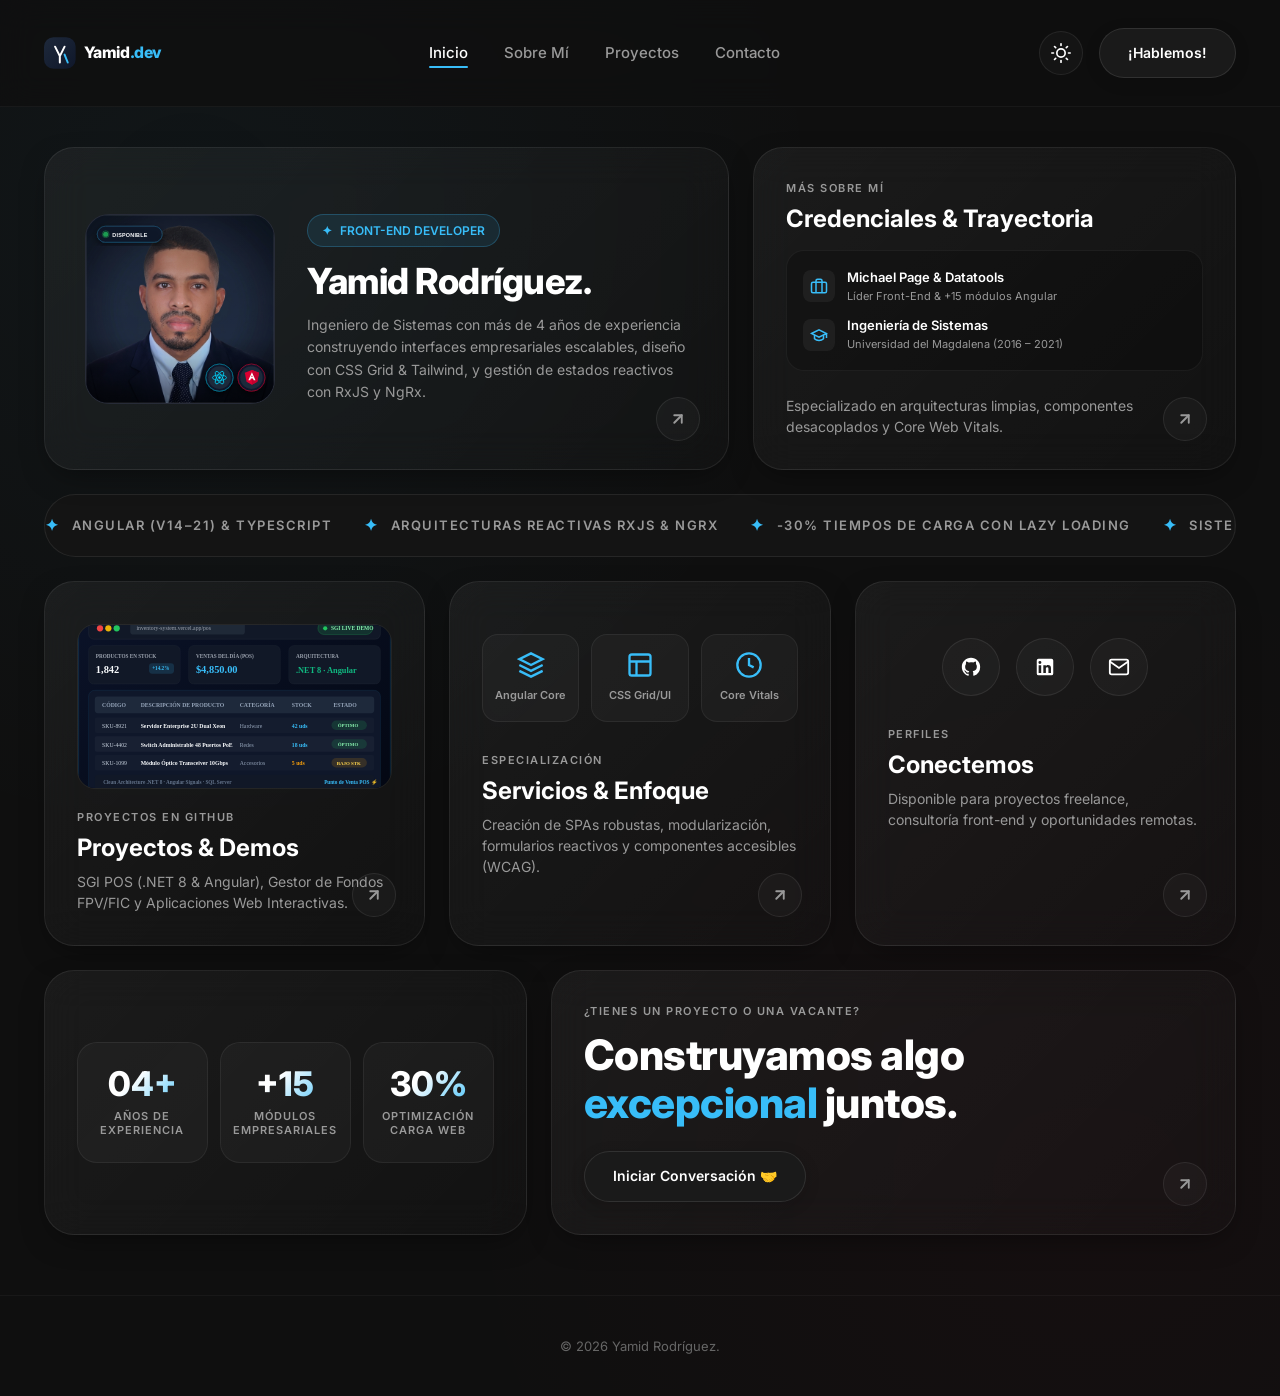
<file: index.html>
<!DOCTYPE html>
<html lang="es" data-theme="dark">

<head>
  <meta charset="UTF-8">
  <meta name="viewport" content="width=device-width, initial-scale=1.0">
  <meta name="color-scheme" content="dark light">
  <title>Yamid Rodríguez | Front-End Developer</title>
  <meta name="description"
    content="Portafolio profesional de Yamid José Rodríguez Rodríguez. Ingeniero de Sistemas y Front-End Developer especializado en Angular, React, TypeScript y arquitecturas web escalables.">

  <!-- Google Fonts: Inter -->
  <link rel="preconnect" href="https://fonts.googleapis.com">
  <link rel="preconnect" href="https://fonts.gstatic.com" crossorigin>
  <link href="https://fonts.googleapis.com/css2?family=Inter:wght@300;400;500;600;700;800;900&display=swap"
    rel="stylesheet">

  <!-- CSS Stylesheets -->
  <link rel="stylesheet" href="./assets/css/style.css">
  <link rel="stylesheet" href="./assets/css/responsive.css">

  <!-- Theme Script (Inline to prevent FOUC) -->
  <script src="./assets/js/theme.js"></script>
</head>

<body>

  <!-- Header Area -->
  <header class="header-area">
    <div class="container header-container">
      <a href="index.html" class="logo-wrapper" aria-label="Ir al inicio">
        <svg class="logo-img" viewBox="0 0 160 48" fill="none" height="38" aria-label="Yamid.dev">
          <rect width="40" height="40" y="4" rx="12" fill="url(#logo-grad)" />
          <path d="M14 16L20 28L26 16M20 28V36" stroke="#ffffff" stroke-width="2.5" stroke-linecap="round"
            stroke-linejoin="round" />
          <path d="M26 26L30 36" stroke="#38bdf8" stroke-width="2.5" stroke-linecap="round" />
          <text x="50" y="30" class="logo-text-main" font-family="'Inter', -apple-system, sans-serif" font-size="20"
            font-weight="800" letter-spacing="-0.5">Yamid<tspan class="logo-text-accent">.dev</tspan></text>
          <defs>
            <linearGradient id="logo-grad" x1="0" y1="4" x2="40" y2="44" gradientUnits="userSpaceOnUse">
              <stop stop-color="#1e293b" />
              <stop offset="1" stop-color="#0f172a" />
            </linearGradient>
          </defs>
        </svg>
      </a>

      <!-- Desktop Navigation Menu -->
      <nav aria-label="Navegación principal">
        <ul class="nav-menu">
          <li><a href="index.html" class="nav-link active">Inicio</a></li>
          <li><a href="about.html" class="nav-link">Sobre Mí</a></li>
          <li><a href="works.html" class="nav-link">Proyectos</a></li>
          <li><a href="contact.html" class="nav-link">Contacto</a></li>
        </ul>
      </nav>

      <!-- Action Buttons -->
      <div class="header-actions">
        <!-- Dark/Light Mode Switcher -->
        <button class="theme-toggle-btn" aria-label="Cambiar tema">
          <!-- Populated by theme.js -->
        </button>

        <a href="contact.html" class="theme-btn">¡Hablemos!</a>

        <!-- Hamburger Button for Mobile -->
        <button class="mobile-nav-toggle" aria-label="Abrir menú de navegación" aria-expanded="false">
          <svg width="24" height="24" viewBox="0 0 24 24" fill="none" stroke="currentColor" stroke-width="2">
            <line x1="3" y1="12" x2="21" y2="12"></line>
            <line x1="3" y1="6" x2="21" y2="6"></line>
            <line x1="3" y1="18" x2="21" y2="18"></line>
          </svg>
        </button>
      </div>
    </div>
  </header>

  <!-- Bento Grid Main Content -->
  <main class="bento-section">
    <div class="container">
      <div class="bento-grid">

        <!-- 1. Hero Profile Bento Card (7 columns) -->
        <article class="bento-card card-hero-profile">
          <div class="hero-avatar-box">
            <img src="./assets/images/avatar.svg" alt="Retrato de Yamid Rodríguez" width="190" height="190">
          </div>
          <div class="hero-info">
            <div class="hero-role-pill">
              <span>✦</span> FRONT-END DEVELOPER
            </div>
            <h1 class="hero-name">Yamid Rodríguez.</h1>
            <p class="hero-bio">
              Ingeniero de Sistemas con más de 4 años de experiencia construyendo interfaces empresariales escalables,
              diseño con CSS Grid &amp; Tailwind, y gestión de estados reactivos con RxJS y NgRx.
            </p>
          </div>
          <a href="about.html" class="card-arrow-btn" aria-label="Ver perfil completo de Yamid">
            <svg viewBox="0 0 24 24" fill="none" stroke="currentColor" stroke-width="2.5" stroke-linecap="round"
              stroke-linejoin="round">
              <line x1="7" y1="17" x2="17" y2="7"></line>
              <polyline points="7 7 17 7 17 17"></polyline>
            </svg>
          </a>
        </article>

        <!-- 2. Credentials & Background Card (5 columns) -->
        <article class="bento-card card-credentials">
          <div>
            <span class="card-tag">MÁS SOBRE MÍ</span>
            <h2 class="card-title">Credenciales &amp; Trayectoria</h2>
            <div class="credentials-preview">
              <div class="credentials-preview-item">
                <div class="cred-icon">
                  <svg width="18" height="18" viewBox="0 0 24 24" fill="none" stroke="currentColor" stroke-width="2">
                    <rect x="2" y="7" width="20" height="14" rx="2" ry="2"></rect>
                    <path d="M16 21V5a2 2 0 0 0-2-2h-4a2 2 0 0 0-2 2v16"></path>
                  </svg>
                </div>
                <div class="cred-text">
                  <h4>Michael Page &amp; Datatools</h4>
                  <p>Líder Front-End &amp; +15 módulos Angular</p>
                </div>
              </div>
              <div class="credentials-preview-item">
                <div class="cred-icon">
                  <svg width="18" height="18" viewBox="0 0 24 24" fill="none" stroke="currentColor" stroke-width="2">
                    <path d="M22 10v6M2 10l10-5 10 5-10 5z"></path>
                    <path d="M6 12v5c3 3 9 3 12 0v-5"></path>
                  </svg>
                </div>
                <div class="cred-text">
                  <h4>Ingeniería de Sistemas</h4>
                  <p>Universidad del Magdalena (2016 – 2021)</p>
                </div>
              </div>
            </div>
            <p class="card-desc">Especializado en arquitecturas limpias, componentes desacoplados y Core Web Vitals.</p>
          </div>
          <a href="about.html" class="card-arrow-btn" aria-label="Ver trayectoria completa">
            <svg viewBox="0 0 24 24" fill="none" stroke="currentColor" stroke-width="2.5" stroke-linecap="round"
              stroke-linejoin="round">
              <line x1="7" y1="17" x2="17" y2="7"></line>
              <polyline points="7 7 17 7 17 17"></polyline>
            </svg>
          </a>
        </article>

        <!-- 3. Infinite Marquee Ticker (12 columns) -->
        <div class="card-marquee">
          <div class="marquee-track">
            <div class="marquee-content">
              <div class="marquee-item"><span class="marquee-star">✦</span> ANGULAR (v14–21) &amp; TYPESCRIPT</div>
              <div class="marquee-item"><span class="marquee-star">✦</span> ARQUITECTURAS REACTIVAS RxJS &amp; NgRx
              </div>
              <div class="marquee-item"><span class="marquee-star">✦</span> -30% TIEMPOS DE CARGA CON LAZY LOADING</div>
              <div class="marquee-item"><span class="marquee-star">✦</span> SISTEMAS DE DISEÑO &amp; TAILWIND CSS</div>
              <div class="marquee-item"><span class="marquee-star">✦</span> INTEGRACIÓN .NET / C# &amp; SEGURIDAD JWT
              </div>
              <div class="marquee-item"><span class="marquee-star">✦</span> TESTING CON JASMINE &amp; KARMA</div>
              <div class="marquee-item"><span class="marquee-star">✦</span> FLUJO GITFLOW &amp; ASISTENCIA IA</div>
            </div>
            <!-- Duplicate for seamless continuous loop -->
            <div class="marquee-content" aria-hidden="true">
              <div class="marquee-item"><span class="marquee-star">✦</span> ANGULAR (v14–21) &amp; TYPESCRIPT</div>
              <div class="marquee-item"><span class="marquee-star">✦</span> ARQUITECTURAS REACTIVAS RxJS &amp; NgRx
              </div>
              <div class="marquee-item"><span class="marquee-star">✦</span> -30% TIEMPOS DE CARGA CON LAZY LOADING</div>
              <div class="marquee-item"><span class="marquee-star">✦</span> SISTEMAS DE DISEÑO &amp; TAILWIND CSS</div>
              <div class="marquee-item"><span class="marquee-star">✦</span> INTEGRACIÓN .NET / C# &amp; SEGURIDAD JWT
              </div>
              <div class="marquee-item"><span class="marquee-star">✦</span> TESTING CON JASMINE &amp; KARMA</div>
              <div class="marquee-item"><span class="marquee-star">✦</span> FLUJO GITFLOW &amp; ASISTENCIA IA</div>
            </div>
          </div>
        </div>

        <!-- 4. Featured Projects Showcase Card (4 columns) -->
        <article class="bento-card card-projects-showcase">
          <div>
            <div class="project-thumb-preview">
              <img src="./assets/images/projects/project1.svg" alt="Preview del Sistema de Gestión de Inventario SGI"
                width="300" height="165">
            </div>
            <span class="card-tag">PROYECTOS EN GITHUB</span>
            <h3 class="card-title">Proyectos &amp; Demos</h3>
            <p class="card-desc">SGI POS (.NET 8 &amp; Angular), Gestor de Fondos FPV/FIC y Aplicaciones Web
              Interactivas.</p>
          </div>
          <a href="works.html" class="card-arrow-btn" aria-label="Explorar proyectos desarrollados en GitHub">
            <svg viewBox="0 0 24 24" fill="none" stroke="currentColor" stroke-width="2.5" stroke-linecap="round"
              stroke-linejoin="round">
              <line x1="7" y1="17" x2="17" y2="7"></line>
              <polyline points="7 7 17 7 17 17"></polyline>
            </svg>
          </a>
        </article>

        <!-- 5. Specialization / Services Offering Card (4 columns) -->
        <article class="bento-card card-services">
          <div>
            <div class="services-icons-grid">
              <div class="service-icon-box">
                <svg viewBox="0 0 24 24" fill="none" stroke="currentColor" stroke-width="2">
                  <polygon points="12 2 2 7 12 12 22 7 12 2"></polygon>
                  <polyline points="2 17 12 22 22 17"></polyline>
                  <polyline points="2 12 12 17 22 12"></polyline>
                </svg>
                <span>Angular Core</span>
              </div>
              <div class="service-icon-box">
                <svg viewBox="0 0 24 24" fill="none" stroke="currentColor" stroke-width="2">
                  <rect x="3" y="3" width="18" height="18" rx="2" ry="2"></rect>
                  <line x1="3" y1="9" x2="21" y2="9"></line>
                  <line x1="9" y1="21" x2="9" y2="9"></line>
                </svg>
                <span>CSS Grid/UI</span>
              </div>
              <div class="service-icon-box">
                <svg viewBox="0 0 24 24" fill="none" stroke="currentColor" stroke-width="2">
                  <circle cx="12" cy="12" r="10"></circle>
                  <polyline points="12 6 12 12 16 14"></polyline>
                </svg>
                <span>Core Vitals</span>
              </div>
            </div>
            <span class="card-tag">ESPECIALIZACIÓN</span>
            <h3 class="card-title">Servicios &amp; Enfoque</h3>
            <p class="card-desc">Creación de SPAs robustas, modularización, formularios reactivos y componentes
              accesibles (WCAG).</p>
          </div>
          <a href="about.html#skills" class="card-arrow-btn" aria-label="Ver detalles de habilidades">
            <svg viewBox="0 0 24 24" fill="none" stroke="currentColor" stroke-width="2.5" stroke-linecap="round"
              stroke-linejoin="round">
              <line x1="7" y1="17" x2="17" y2="7"></line>
              <polyline points="7 7 17 7 17 17"></polyline>
            </svg>
          </a>
        </article>

        <!-- 6. Profiles & Social Presence Card (4 columns) -->
        <article class="bento-card card-profiles">
          <div>
            <div class="social-links-grid">
              <a href="https://github.com/Yamid0208" target="_blank" rel="noopener noreferrer" class="social-circle-btn"
                aria-label="Perfil de GitHub">
                <svg viewBox="0 0 24 24" fill="currentColor">
                  <path
                    d="M12 2C6.477 2 2 6.484 2 12.017c0 4.425 2.865 8.18 6.839 9.504.5.092.682-.217.682-.483 0-.237-.008-.868-.013-1.703-2.782.605-3.369-1.343-3.369-1.343-.454-1.158-1.11-1.466-1.11-1.466-.908-.62.069-.608.069-.608 1.003.07 1.53 1.032 1.53 1.032.892 1.53 2.341 1.088 2.91.832.092-.647.35-1.088.636-1.338-2.22-.253-4.555-1.113-4.555-4.951 0-1.093.39-1.988 1.029-2.688-.103-.253-.446-1.272.098-2.65 0 0 .84-.27 2.75 1.026A9.564 9.564 0 0112 6.844c.85.004 1.705.115 2.504.337 1.909-1.296 2.747-1.027 2.747-1.027.546 1.379.202 2.398.1 2.651.64.7 1.028 1.595 1.028 2.688 0 3.848-2.339 4.695-4.566 4.943.359.309.678.92.678 1.855 0 1.338-.012 2.419-.012 2.747 0 .268.18.58.688.482A10.019 10.019 0 0022 12.017C22 6.484 17.522 2 12 2z" />
                </svg>
              </a>
              <a href="https://linkedin.com/in/yamid-rodriguez" target="_blank" rel="noopener noreferrer"
                class="social-circle-btn" aria-label="Perfil de LinkedIn">
                <svg viewBox="0 0 24 24" fill="currentColor">
                  <path
                    d="M19 3a2 2 0 0 1 2 2v14a2 2 0 0 1-2 2H5a2 2 0 0 1-2-2V5a2 2 0 0 1 2-2h14m-.5 15.5v-5.3a3.26 3.26 0 0 0-3.26-3.26c-.85 0-1.84.52-2.28 1.3v-1.11h-2.79v8.37h2.79v-4.93c0-.77.62-1.4 1.39-1.4a1.4 1.4 0 0 1 1.4 1.4v4.93h2.75M6.46 8.76a1.6 1.6 0 1 0 0-3.2 1.6 1.6 0 0 0 0 3.2m1.39 9.74v-8.37H5.07v8.37z" />
                </svg>
              </a>
              <a href="mailto:yamid0208@gmail.com" class="social-circle-btn"
                aria-label="Enviar correo a yamid0208@gmail.com">
                <svg viewBox="0 0 24 24" fill="none" stroke="currentColor" stroke-width="2">
                  <path d="M4 4h16c1.1 0 2 .9 2 2v12c0 1.1-.9 2-2 2H4c-1.1 0-2-.9-2-2V6c0-1.1.9-2 2-2z"></path>
                  <polyline points="22,6 12,13 2,6"></polyline>
                </svg>
              </a>
            </div>
            <span class="card-tag">PERFILES</span>
            <h3 class="card-title">Conectemos</h3>
            <p class="card-desc">Disponible para proyectos freelance, consultoría front-end y oportunidades remotas.</p>
          </div>
          <a href="contact.html" class="card-arrow-btn" aria-label="Ir a página de contacto">
            <svg viewBox="0 0 24 24" fill="none" stroke="currentColor" stroke-width="2.5" stroke-linecap="round"
              stroke-linejoin="round">
              <line x1="7" y1="17" x2="17" y2="7"></line>
              <polyline points="7 7 17 7 17 17"></polyline>
            </svg>
          </a>
        </article>

        <!-- 7. Key Stats Metrics Card (5 columns) -->
        <article class="bento-card card-stats">
          <div class="stats-container">
            <div class="stat-item">
              <div class="stat-number">04+</div>
              <div class="stat-label">Años de<br>Experiencia</div>
            </div>
            <div class="stat-item">
              <div class="stat-number">+15</div>
              <div class="stat-label">Módulos<br>Empresariales</div>
            </div>
            <div class="stat-item">
              <div class="stat-number">30%</div>
              <div class="stat-label">Optimización<br>Carga Web</div>
            </div>
          </div>
        </article>

        <!-- 8. Grand CTA (Let's Work Together) Card (7 columns) -->
        <article class="bento-card card-cta">
          <div>
            <span class="card-tag">¿TIENES UN PROYECTO O UNA VACANTE?</span>
            <h2 class="cta-headline">Construyamos algo <span>excepcional</span> juntos.</h2>
          </div>
          <div class="cta-actions">
            <a href="contact.html" class="theme-btn">Iniciar Conversación 🤝</a>
          </div>
          <a href="contact.html" class="card-arrow-btn" aria-label="Contactar a Yamid">
            <svg viewBox="0 0 24 24" fill="none" stroke="currentColor" stroke-width="2.5" stroke-linecap="round"
              stroke-linejoin="round">
              <line x1="7" y1="17" x2="17" y2="7"></line>
              <polyline points="7 7 17 7 17 17"></polyline>
            </svg>
          </a>
        </article>

      </div>
    </div>
  </main>

  <!-- Footer -->
  <footer class="footer-area">
    <div class="container footer-inner">
      <p class="footer-copy">
        © 2026 Yamid Rodríguez.
    </div>
  </footer>

  <!-- Main JavaScript File -->
  <script src="./assets/js/main.js"></script>
</body>

</html>
</file>
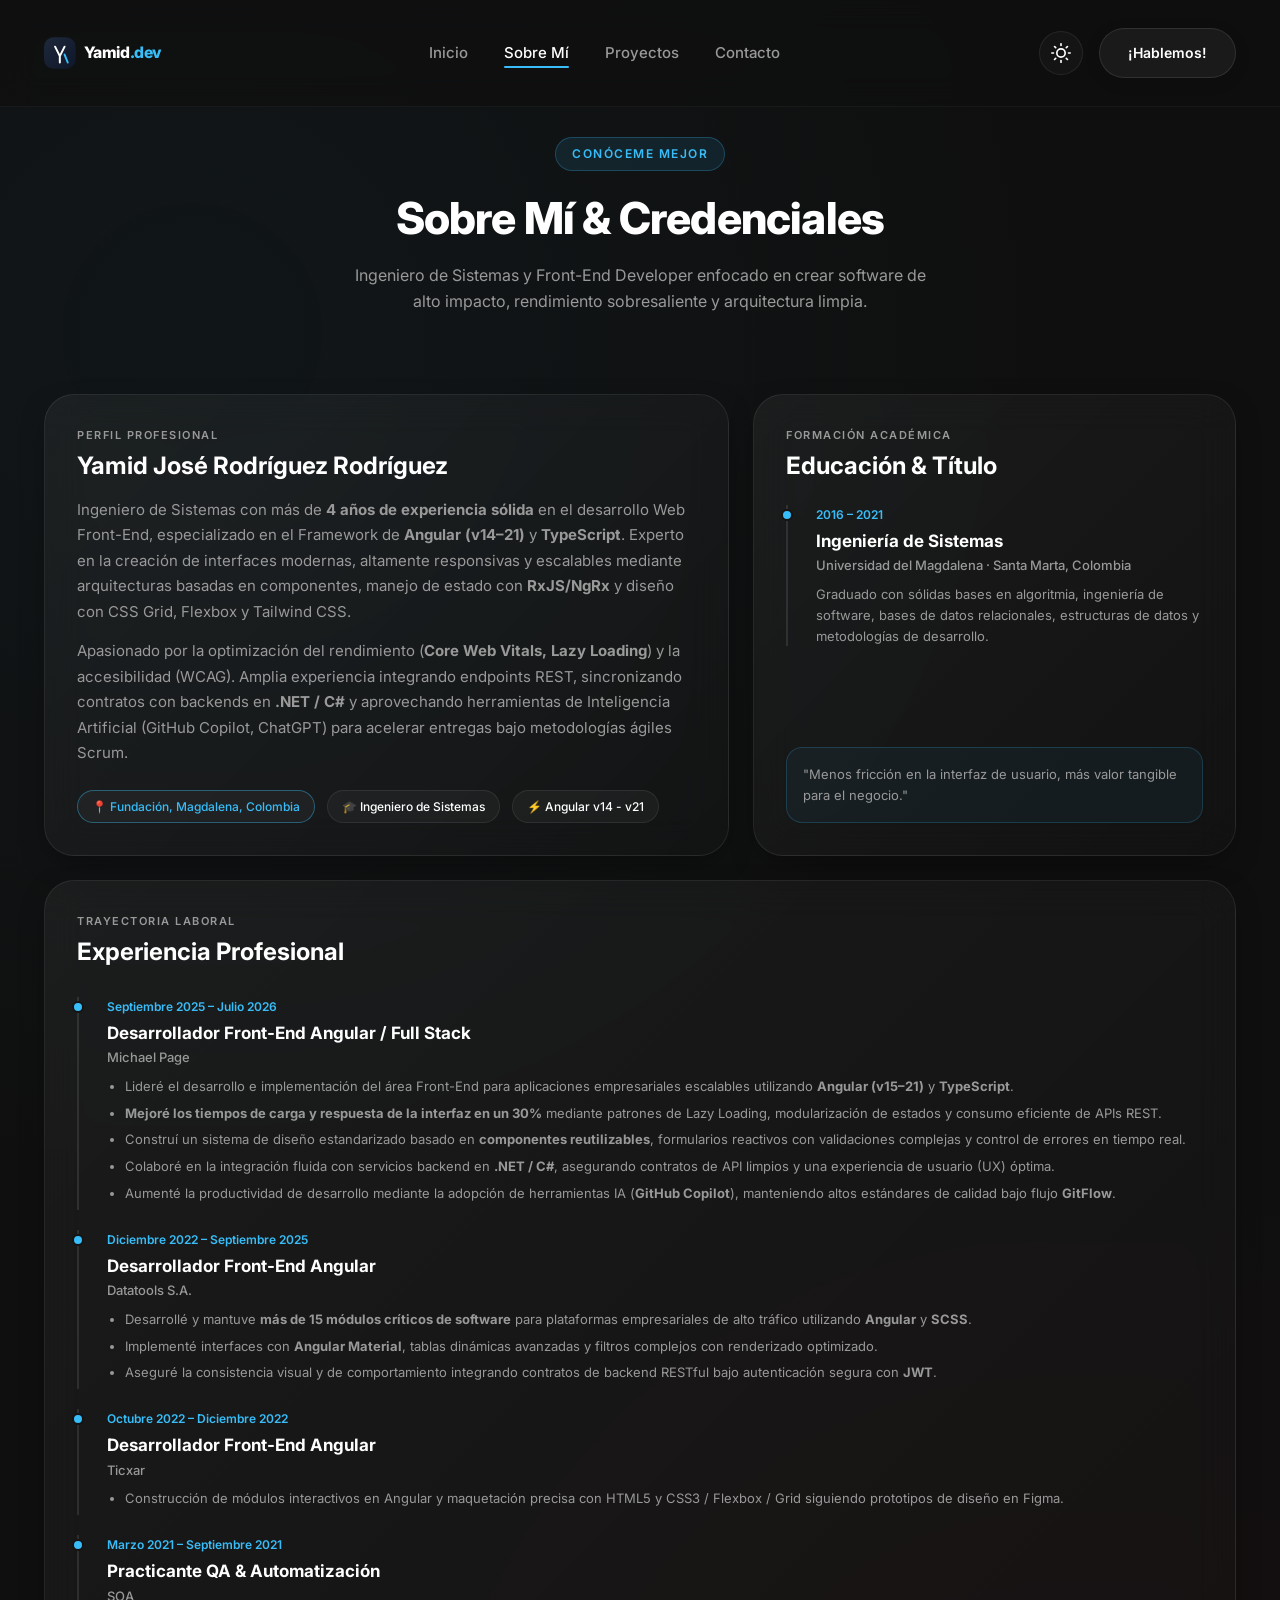
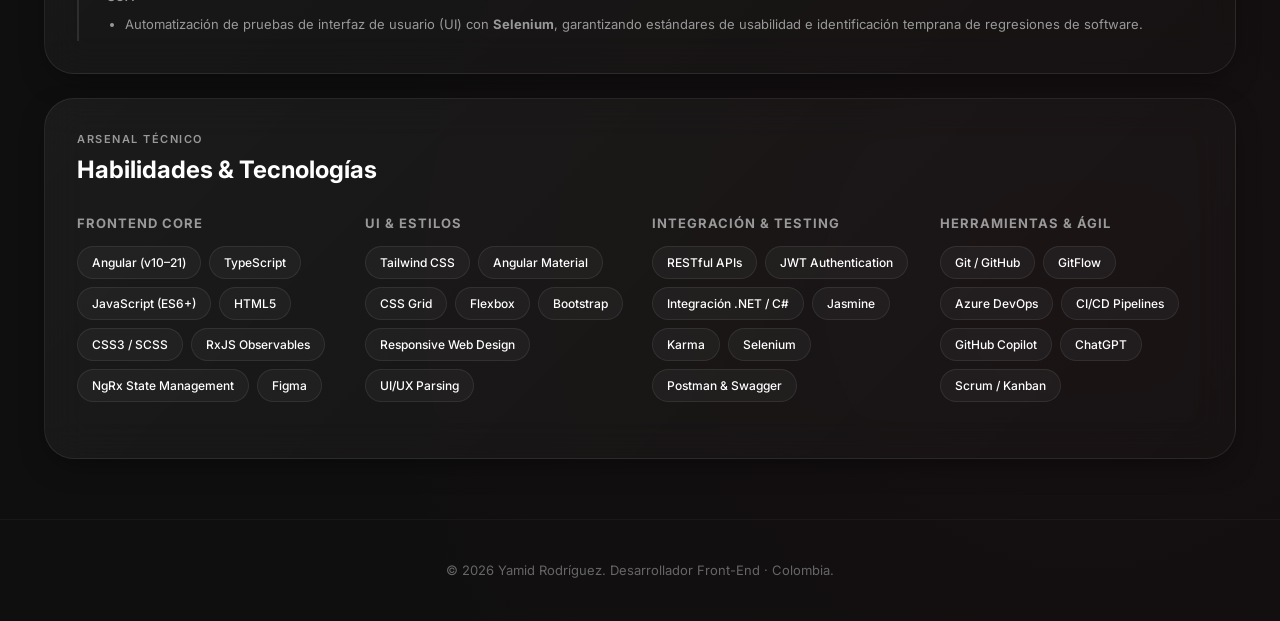
<file: about.html>
<!DOCTYPE html>
<html lang="es" data-theme="dark">

<head>
  <meta charset="UTF-8">
  <meta name="viewport" content="width=device-width, initial-scale=1.0">
  <meta name="color-scheme" content="dark light">
  <title>Sobre Mí & Trayectoria | Yamid Rodríguez</title>
  <meta name="description"
    content="Conoce la trayectoria profesional, experiencia en Michael Page y Datatools, habilidades técnicas y educación de Yamid José Rodríguez Rodríguez.">

  <!-- Google Fonts: Inter -->
  <link rel="preconnect" href="https://fonts.googleapis.com">
  <link rel="preconnect" href="https://fonts.gstatic.com" crossorigin>
  <link href="https://fonts.googleapis.com/css2?family=Inter:wght@300;400;500;600;700;800;900&display=swap"
    rel="stylesheet">

  <!-- CSS Stylesheets -->
  <link rel="stylesheet" href="./assets/css/style.css">
  <link rel="stylesheet" href="./assets/css/responsive.css">

  <script src="./assets/js/theme.js"></script>
</head>

<body>

  <!-- Header Area -->
  <header class="header-area">
    <div class="container header-container">
      <a href="index.html" class="logo-wrapper" aria-label="Ir al inicio">
        <svg class="logo-img" viewBox="0 0 160 48" fill="none" height="38" aria-label="Yamid.dev">
          <rect width="40" height="40" y="4" rx="12" fill="url(#logo-grad)" />
          <path d="M14 16L20 28L26 16M20 28V36" stroke="#ffffff" stroke-width="2.5" stroke-linecap="round"
            stroke-linejoin="round" />
          <path d="M26 26L30 36" stroke="#38bdf8" stroke-width="2.5" stroke-linecap="round" />
          <text x="50" y="30" class="logo-text-main" font-family="'Inter', -apple-system, sans-serif" font-size="20"
            font-weight="800" letter-spacing="-0.5">Yamid<tspan class="logo-text-accent">.dev</tspan></text>
          <defs>
            <linearGradient id="logo-grad" x1="0" y1="4" x2="40" y2="44" gradientUnits="userSpaceOnUse">
              <stop stop-color="#1e293b" />
              <stop offset="1" stop-color="#0f172a" />
            </linearGradient>
          </defs>
        </svg>
      </a>

      <nav aria-label="Navegación principal">
        <ul class="nav-menu">
          <li><a href="index.html" class="nav-link">Inicio</a></li>
          <li><a href="about.html" class="nav-link active">Sobre Mí</a></li>
          <li><a href="works.html" class="nav-link">Proyectos</a></li>
          <li><a href="contact.html" class="nav-link">Contacto</a></li>
        </ul>
      </nav>

      <div class="header-actions">
        <button class="theme-toggle-btn" aria-label="Cambiar tema"></button>
        <a href="contact.html" class="theme-btn">¡Hablemos!</a>
        <button class="mobile-nav-toggle" aria-label="Abrir menú" aria-expanded="false">
          <svg width="24" height="24" viewBox="0 0 24 24" fill="none" stroke="currentColor" stroke-width="2">
            <line x1="3" y1="12" x2="21" y2="12"></line>
            <line x1="3" y1="6" x2="21" y2="6"></line>
            <line x1="3" y1="18" x2="21" y2="18"></line>
          </svg>
        </button>
      </div>
    </div>
  </header>

  <!-- Page Header -->
  <section class="page-header">
    <div class="container">
      <span class="page-badge">CONÓCEME MEJOR</span>
      <h1 class="page-title">Sobre Mí &amp; Credenciales</h1>
      <p class="page-subtitle">
        Ingeniero de Sistemas y Front-End Developer enfocado en crear software de alto impacto, rendimiento
        sobresaliente y arquitectura limpia.
      </p>
    </div>
  </section>

  <!-- Main Content Bento Grid Layout -->
  <main class="bento-section">
    <div class="container">
      <div class="bento-grid">

        <!-- Perfil Bio Card (7 columns) -->
        <article class="bento-card col-span-7">
          <div>
            <span class="card-tag">PERFIL PROFESIONAL</span>
            <h2 class="card-title">Yamid José Rodríguez Rodríguez</h2>
            <p class="card-desc" style="font-size: 15px; margin-top: 16px; line-height: 1.7;">
              Ingeniero de Sistemas con más de <strong>4 años de experiencia sólida</strong> en el desarrollo Web
              Front-End, especializado en el Framework de <strong>Angular (v14–21)</strong> y
              <strong>TypeScript</strong>. Experto en la creación de interfaces modernas, altamente responsivas y
              escalables mediante arquitecturas basadas en componentes, manejo de estado con <strong>RxJS/NgRx</strong>
              y diseño con CSS Grid, Flexbox y Tailwind CSS.
            </p>
            <p class="card-desc" style="font-size: 15px; margin-top: 14px; line-height: 1.7;">
              Apasionado por la optimización del rendimiento (<strong>Core Web Vitals, Lazy Loading</strong>) y la
              accesibilidad (WCAG). Amplia experiencia integrando endpoints REST, sincronizando contratos con backends
              en <strong>.NET / C#</strong> y aprovechando herramientas de Inteligencia Artificial (GitHub Copilot,
              ChatGPT) para acelerar entregas bajo metodologías ágiles Scrum.
            </p>
          </div>
          <div style="margin-top: 24px; display: flex; gap: 12px; flex-wrap: wrap;">
            <span class="skill-tag" style="border-color: rgba(56, 189, 248, 0.4); color: var(--accent);">📍 Fundación,
              Magdalena, Colombia</span>
            <span class="skill-tag">🎓 Ingeniero de Sistemas</span>
            <span class="skill-tag">⚡ Angular v14 - v21</span>
          </div>
        </article>

        <!-- Formación Académica Card (5 columns) -->
        <article class="bento-card col-span-5">
          <div>
            <span class="card-tag">FORMACIÓN ACADÉMICA</span>
            <h2 class="card-title">Educación &amp; Título</h2>
            <div class="timeline-list" style="margin-top: 24px;">
              <div class="timeline-item">
                <div class="timeline-date">2016 – 2021</div>
                <div class="timeline-role">Ingeniería de Sistemas</div>
                <div class="timeline-company">Universidad del Magdalena · Santa Marta, Colombia</div>
                <p class="timeline-desc">
                  Graduado con sólidas bases en algoritmia, ingeniería de software, bases de datos relacionales,
                  estructuras de datos y metodologías de desarrollo.
                </p>
              </div>
            </div>
          </div>
          <div
            style="margin-top: 24px; padding: 16px; background: rgba(56, 189, 248, 0.05); border: 1px solid rgba(56, 189, 248, 0.2); border-radius: 16px;">
            <p style="font-size: 13px; color: var(--text-muted);">
              "Menos fricción en la interfaz de usuario, más valor tangible para el negocio."
            </p>
          </div>
        </article>

        <!-- Experiencia Laboral Detallada (12 columns) -->
        <article class="bento-card col-span-12">
          <div>
            <span class="card-tag">TRAYECTORIA LABORAL</span>
            <h2 class="card-title">Experiencia Profesional</h2>

            <div class="timeline-list" style="margin-top: 30px;">

              <!-- Michael Page -->
              <div class="timeline-item">
                <div class="timeline-date">Septiembre 2025 – Julio 2026</div>
                <div class="timeline-role">Desarrollador Front-End Angular / Full Stack</div>
                <div class="timeline-company">Michael Page</div>
                <ul class="timeline-desc">
                  <li>Lideré el desarrollo e implementación del área Front-End para aplicaciones empresariales
                    escalables utilizando <strong>Angular (v15–21)</strong> y <strong>TypeScript</strong>.</li>
                  <li><strong>Mejoré los tiempos de carga y respuesta de la interfaz en un 30%</strong> mediante
                    patrones de Lazy Loading, modularización de estados y consumo eficiente de APIs REST.</li>
                  <li>Construí un sistema de diseño estandarizado basado en <strong>componentes reutilizables</strong>,
                    formularios reactivos con validaciones complejas y control de errores en tiempo real.</li>
                  <li>Colaboré en la integración fluida con servicios backend en <strong>.NET / C#</strong>, asegurando
                    contratos de API limpios y una experiencia de usuario (UX) óptima.</li>
                  <li>Aumenté la productividad de desarrollo mediante la adopción de herramientas IA (<strong>GitHub
                      Copilot</strong>), manteniendo altos estándares de calidad bajo flujo <strong>GitFlow</strong>.
                  </li>
                </ul>
              </div>

              <!-- Datatools S.A. -->
              <div class="timeline-item">
                <div class="timeline-date">Diciembre 2022 – Septiembre 2025</div>
                <div class="timeline-role">Desarrollador Front-End Angular</div>
                <div class="timeline-company">Datatools S.A.</div>
                <ul class="timeline-desc">
                  <li>Desarrollé y mantuve <strong>más de 15 módulos críticos de software</strong> para plataformas
                    empresariales de alto tráfico utilizando <strong>Angular</strong> y <strong>SCSS</strong>.</li>
                  <li>Implementé interfaces con <strong>Angular Material</strong>, tablas dinámicas avanzadas y filtros
                    complejos con renderizado optimizado.</li>
                  <li>Aseguré la consistencia visual y de comportamiento integrando contratos de backend RESTful bajo
                    autenticación segura con <strong>JWT</strong>.</li>
                </ul>
              </div>

              <!-- Ticxar -->
              <div class="timeline-item">
                <div class="timeline-date">Octubre 2022 – Diciembre 2022</div>
                <div class="timeline-role">Desarrollador Front-End Angular</div>
                <div class="timeline-company">Ticxar</div>
                <ul class="timeline-desc">
                  <li>Construcción de módulos interactivos en Angular y maquetación precisa con HTML5 y CSS3 / Flexbox /
                    Grid siguiendo prototipos de diseño en Figma.</li>
                </ul>
              </div>

              <!-- SOA -->
              <div class="timeline-item">
                <div class="timeline-date">Marzo 2021 – Septiembre 2021</div>
                <div class="timeline-role">Practicante QA &amp; Automatización</div>
                <div class="timeline-company">SOA</div>
                <ul class="timeline-desc">
                  <li>Automatización de pruebas de interfaz de usuario (UI) con <strong>Selenium</strong>, garantizando
                    estándares de usabilidad e identificación temprana de regresiones de software.</li>
                </ul>
              </div>

            </div>
          </div>
        </article>

        <!-- Habilidades Técnicas Desglosadas (12 columns) -->
        <article class="bento-card col-span-12" id="skills">
          <div>
            <span class="card-tag">ARSENAL TÉCNICO</span>
            <h2 class="card-title">Habilidades &amp; Tecnologías</h2>

            <div
              style="display: grid; grid-template-columns: repeat(auto-fit, minmax(260px, 1fr)); gap: 24px; margin-top: 28px;">

              <!-- Frontend Core -->
              <div class="skills-category">
                <h4>Frontend Core</h4>
                <div class="skill-tags">
                  <span class="skill-tag">Angular (v10–21)</span>
                  <span class="skill-tag">TypeScript</span>
                  <span class="skill-tag">JavaScript (ES6+)</span>
                  <span class="skill-tag">HTML5</span>
                  <span class="skill-tag">CSS3 / SCSS</span>
                  <span class="skill-tag">RxJS Observables</span>
                  <span class="skill-tag">NgRx State Management</span>
                  <span class="skill-tag">Figma</span>
                </div>
              </div>

              <!-- UI & Estilos -->
              <div class="skills-category">
                <h4>UI &amp; Estilos</h4>
                <div class="skill-tags">
                  <span class="skill-tag">Tailwind CSS</span>
                  <span class="skill-tag">Angular Material</span>
                  <span class="skill-tag">CSS Grid</span>
                  <span class="skill-tag">Flexbox</span>
                  <span class="skill-tag">Bootstrap</span>
                  <span class="skill-tag">Responsive Web Design</span>
                  <span class="skill-tag">UI/UX Parsing</span>
                </div>
              </div>

              <!-- Integración & Testing -->
              <div class="skills-category">
                <h4>Integración &amp; Testing</h4>
                <div class="skill-tags">
                  <span class="skill-tag">RESTful APIs</span>
                  <span class="skill-tag">JWT Authentication</span>
                  <span class="skill-tag">Integración .NET / C#</span>
                  <span class="skill-tag">Jasmine</span>
                  <span class="skill-tag">Karma</span>
                  <span class="skill-tag">Selenium</span>
                  <span class="skill-tag">Postman &amp; Swagger</span>
                </div>
              </div>

              <!-- Herramientas & Ágil -->
              <div class="skills-category">
                <h4>Herramientas &amp; Ágil</h4>
                <div class="skill-tags">
                  <span class="skill-tag">Git / GitHub</span>
                  <span class="skill-tag">GitFlow</span>
                  <span class="skill-tag">Azure DevOps</span>
                  <span class="skill-tag">CI/CD Pipelines</span>
                  <span class="skill-tag">GitHub Copilot</span>
                  <span class="skill-tag">ChatGPT</span>
                  <span class="skill-tag">Scrum / Kanban</span>
                </div>
              </div>

            </div>
          </div>
        </article>

      </div>
    </div>
  </main>

  <!-- Footer -->
  <footer class="footer-area">
    <div class="container footer-inner">
      <p class="footer-copy">
        © 2026 Yamid Rodríguez. Desarrollador Front-End · Colombia.
      </p>
    </div>
  </footer>

  <script src="./assets/js/main.js"></script>
</body>

</html>
</file>
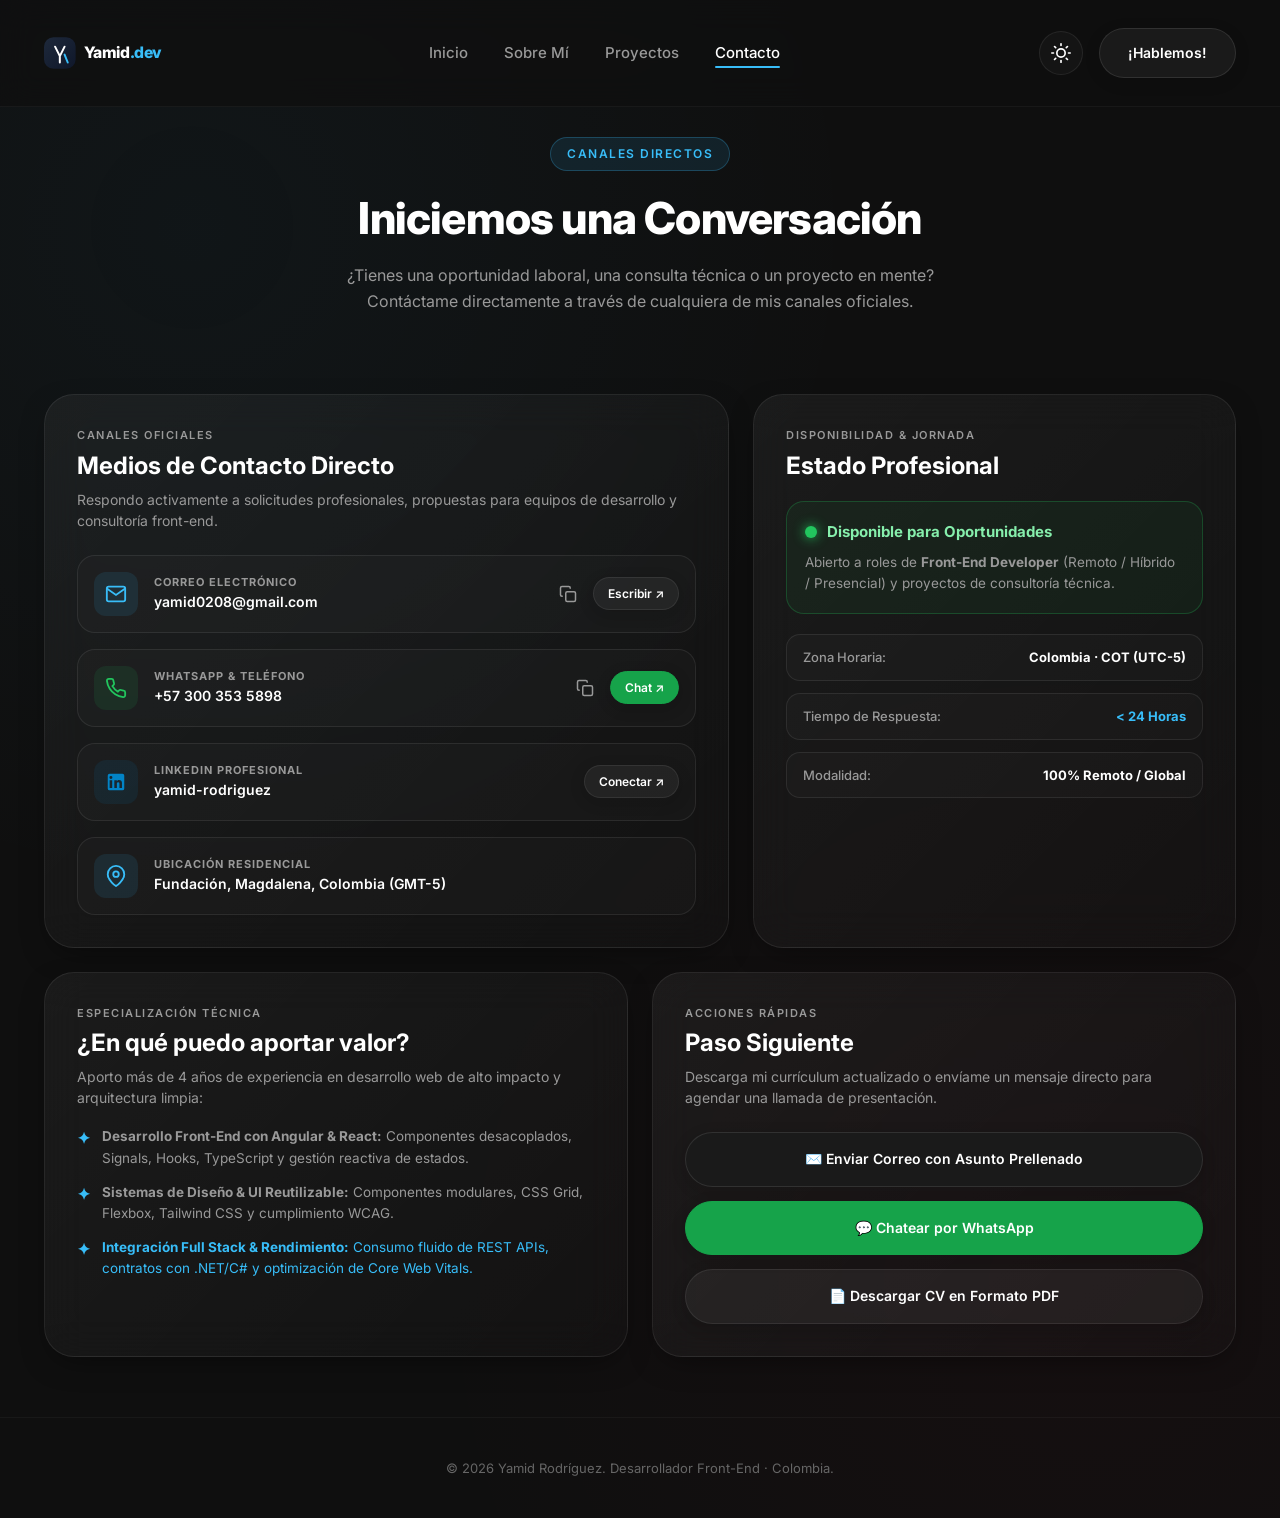
<file: contact.html>
<!DOCTYPE html>
<html lang="es" data-theme="dark">

<head>
  <meta charset="UTF-8">
  <meta name="viewport" content="width=device-width, initial-scale=1.0">
  <meta name="color-scheme" content="dark light">
  <title>Contacto | Yamid Rodríguez</title>
  <meta name="description"
    content="Ponte en contacto con Yamid Rodríguez para proyectos de desarrollo front-end en Angular, consultoría técnica o contratación.">

  <!-- Google Fonts: Inter -->
  <link rel="preconnect" href="https://fonts.googleapis.com">
  <link rel="preconnect" href="https://fonts.gstatic.com" crossorigin>
  <link href="https://fonts.googleapis.com/css2?family=Inter:wght@300;400;500;600;700;800;900&display=swap"
    rel="stylesheet">

  <!-- CSS Stylesheets -->
  <link rel="stylesheet" href="./assets/css/style.css">
  <link rel="stylesheet" href="./assets/css/responsive.css">

  <script src="./assets/js/theme.js"></script>
</head>

<body>

  <!-- Header Area -->
  <header class="header-area">
    <div class="container header-container">
      <a href="index.html" class="logo-wrapper" aria-label="Ir al inicio">
        <svg class="logo-img" viewBox="0 0 160 48" fill="none" height="38" aria-label="Yamid.dev">
          <rect width="40" height="40" y="4" rx="12" fill="url(#logo-grad)" />
          <path d="M14 16L20 28L26 16M20 28V36" stroke="#ffffff" stroke-width="2.5" stroke-linecap="round"
            stroke-linejoin="round" />
          <path d="M26 26L30 36" stroke="#38bdf8" stroke-width="2.5" stroke-linecap="round" />
          <text x="50" y="30" class="logo-text-main" font-family="'Inter', -apple-system, sans-serif" font-size="20"
            font-weight="800" letter-spacing="-0.5">Yamid<tspan class="logo-text-accent">.dev</tspan></text>
          <defs>
            <linearGradient id="logo-grad" x1="0" y1="4" x2="40" y2="44" gradientUnits="userSpaceOnUse">
              <stop stop-color="#1e293b" />
              <stop offset="1" stop-color="#0f172a" />
            </linearGradient>
          </defs>
        </svg>
      </a>

      <nav aria-label="Navegación principal">
        <ul class="nav-menu">
          <li><a href="index.html" class="nav-link">Inicio</a></li>
          <li><a href="about.html" class="nav-link">Sobre Mí</a></li>
          <li><a href="works.html" class="nav-link">Proyectos</a></li>
          <li><a href="contact.html" class="nav-link active">Contacto</a></li>
        </ul>
      </nav>

      <div class="header-actions">
        <button class="theme-toggle-btn" aria-label="Cambiar tema"></button>
        <a href="contact.html" class="theme-btn">¡Hablemos!</a>
        <button class="mobile-nav-toggle" aria-label="Abrir menú" aria-expanded="false">
          <svg width="24" height="24" viewBox="0 0 24 24" fill="none" stroke="currentColor" stroke-width="2">
            <line x1="3" y1="12" x2="21" y2="12"></line>
            <line x1="3" y1="6" x2="21" y2="6"></line>
            <line x1="3" y1="18" x2="21" y2="18"></line>
          </svg>
        </button>
      </div>
    </div>
  </header>

  <!-- Page Header -->
  <section class="page-header">
    <div class="container">
      <span class="page-badge">CANALES DIRECTOS</span>
      <h1 class="page-title">Iniciemos una Conversación</h1>
      <p class="page-subtitle">
        ¿Tienes una oportunidad laboral, una consulta técnica o un proyecto en mente? Contáctame directamente a través
        de cualquiera de mis canales oficiales.
      </p>
    </div>
  </section>

  <!-- Contact Main Bento Grid -->
  <main class="bento-section">
    <div class="container">
      <div class="bento-grid">

        <!-- 1. Canales Principales de Contacto (7 Columns) -->
        <article class="bento-card col-span-7">
          <div>
            <span class="card-tag">CANALES OFICIALES</span>
            <h2 class="card-title">Medios de Contacto Directo</h2>
            <p class="card-desc">
              Respondo activamente a solicitudes profesionales, propuestas para equipos de desarrollo y consultoría
              front-end.
            </p>

            <div class="contact-info-list">
              <!-- Email -->
              <div class="contact-info-item">
                <div class="contact-info-icon">
                  <svg width="22" height="22" viewBox="0 0 24 24" fill="none" stroke="currentColor" stroke-width="2">
                    <path d="M4 4h16c1.1 0 2 .9 2 2v12c0 1.1-.9 2-2 2H4c-1.1 0-2-.9-2-2V6c0-1.1.9-2 2-2z"></path>
                    <polyline points="22,6 12,13 2,6"></polyline>
                  </svg>
                </div>
                <div class="contact-info-text">
                  <h5>CORREO ELECTRÓNICO</h5>
                  <p><a href="mailto:yamid0208@gmail.com">yamid0208@gmail.com</a></p>
                </div>
                <div class="contact-item-actions">
                  <button class="copy-btn" data-copy="yamid0208@gmail.com" title="Copiar correo"
                    aria-label="Copiar correo">
                    <svg width="18" height="18" viewBox="0 0 24 24" fill="none" stroke="currentColor" stroke-width="2">
                      <rect x="9" y="9" width="13" height="13" rx="2" ry="2"></rect>
                      <path d="M5 15H4a2 2 0 0 1-2-2V4a2 2 0 0 1 2-2h9a2 2 0 0 1 2 2v1"></path>
                    </svg>
                  </button>
                  <a href="mailto:yamid0208@gmail.com" class="theme-btn theme-btn-secondary contact-action-link"
                    style="font-size: 12px; padding: 6px 14px;">Escribir ↗</a>
                </div>
              </div>

              <!-- Phone / WhatsApp -->
              <div class="contact-info-item">
                <div class="contact-info-icon" style="color: #22c55e; background: rgba(34, 197, 94, 0.1);">
                  <svg width="22" height="22" viewBox="0 0 24 24" fill="none" stroke="currentColor" stroke-width="2">
                    <path
                      d="M22 16.92v3a2 2 0 0 1-2.18 2 19.79 19.79 0 0 1-8.63-3.07 19.5 19.5 0 0 1-6-6 19.79 19.79 0 0 1-3.07-8.67A2 2 0 0 1 4.11 2h3a2 2 0 0 1 2 1.72 12.84 12.84 0 0 0 .7 2.81 2 2 0 0 1-.45 2.11L8.09 9.91a16 16 0 0 0 6 6l1.27-1.27a2 2 0 0 1 2.11-.45 12.84 12.84 0 0 0 2.81.7A2 2 0 0 1 22 16.92z">
                    </path>
                  </svg>
                </div>
                <div class="contact-info-text">
                  <h5>WHATSAPP &amp; TELÉFONO</h5>
                  <p><a href="https://wa.me/573003535898" target="_blank" rel="noopener noreferrer">+57 300 353 5898</a>
                  </p>
                </div>
                <div class="contact-item-actions">
                  <button class="copy-btn" data-copy="+573003535898" title="Copiar teléfono"
                    aria-label="Copiar teléfono">
                    <svg width="18" height="18" viewBox="0 0 24 24" fill="none" stroke="currentColor" stroke-width="2">
                      <rect x="9" y="9" width="13" height="13" rx="2" ry="2"></rect>
                      <path d="M5 15H4a2 2 0 0 1-2-2V4a2 2 0 0 1 2-2h9a2 2 0 0 1 2 2v1"></path>
                    </svg>
                  </button>
                  <a href="https://wa.me/573003535898" target="_blank" rel="noopener noreferrer"
                    class="theme-btn contact-action-link"
                    style="font-size: 12px; padding: 6px 14px; background: #16a34a; border-color: #16a34a; color: #ffffff;">Chat
                    ↗</a>
                </div>
              </div>

              <!-- LinkedIn -->
              <div class="contact-info-item">
                <div class="contact-info-icon" style="color: #0284c7; background: rgba(2, 132, 199, 0.1);">
                  <svg width="22" height="22" viewBox="0 0 24 24" fill="currentColor">
                    <path
                      d="M19 3a2 2 0 0 1 2 2v14a2 2 0 0 1-2 2H5a2 2 0 0 1-2-2V5a2 2 0 0 1 2-2h14m-.5 15.5v-5.3a3.26 3.26 0 0 0-3.26-3.26c-.85 0-1.84.52-2.28 1.3v-1.11h-2.79v8.37h2.79v-4.93c0-.77.62-1.4 1.39-1.4a1.4 1.4 0 0 1 1.4 1.4v4.93h2.75M6.46 8.76a1.6 1.6 0 1 0 0-3.2 1.6 1.6 0 0 0 0 3.2m1.39 9.74v-8.37H5.07v8.37z" />
                  </svg>
                </div>
                <div class="contact-info-text">
                  <h5>LINKEDIN PROFESIONAL</h5>
                  <p><a href="https://linkedin.com/in/yamid-rodriguez" target="_blank"
                      rel="noopener noreferrer">yamid-rodriguez</a></p>
                </div>
                <div class="contact-item-actions">
                  <a href="https://linkedin.com/in/yamid-rodriguez" target="_blank" rel="noopener noreferrer"
                    class="theme-btn theme-btn-secondary contact-action-link"
                    style="font-size: 12px; padding: 6px 14px;">Conectar ↗</a>
                </div>
              </div>

              <!-- Location -->
              <div class="contact-info-item">
                <div class="contact-info-icon">
                  <svg width="22" height="22" viewBox="0 0 24 24" fill="none" stroke="currentColor" stroke-width="2">
                    <path d="M21 10c0 7-9 13-9 13s-9-6-9-13a9 9 0 0 1 18 0z"></path>
                    <circle cx="12" cy="10" r="3"></circle>
                  </svg>
                </div>
                <div class="contact-info-text">
                  <h5>UBICACIÓN RESIDENCIAL</h5>
                  <p>Fundación, Magdalena, Colombia (GMT-5)</p>
                </div>
              </div>
            </div>
          </div>
        </article>

        <!-- 2. Estado de Disponibilidad & Zona Horaria (5 Columns) -->
        <article class="bento-card col-span-5">
          <div>
            <span class="card-tag">DISPONIBILIDAD &amp; JORNADA</span>
            <h2 class="card-title">Estado Profesional</h2>

            <div
              style="margin-top: 20px; padding: 18px; border-radius: 18px; background: rgba(34, 197, 94, 0.06); border: 1px solid rgba(34, 197, 94, 0.25);">
              <div style="display: flex; align-items: center; gap: 10px; margin-bottom: 8px;">
                <span
                  style="width: 12px; height: 12px; border-radius: 50%; background: #22c55e; display: inline-block; box-shadow: 0 0 12px #22c55e;"></span>
                <strong style="color: #86efac; font-size: 15px;">Disponible para Oportunidades</strong>
              </div>
              <p style="font-size: 13.5px; color: var(--text-muted); line-height: 1.6; margin: 0;">
                Abierto a roles de <strong>Front-End Developer</strong> (Remoto / Híbrido / Presencial) y proyectos de
                consultoría técnica.
              </p>
            </div>

            <div style="margin-top: 20px; display: flex; flex-direction: column; gap: 12px;">
              <div
                style="display: flex; justify-content: space-between; align-items: center; padding: 12px 16px; border-radius: 14px; background: rgba(255, 255, 255, 0.02); border: 1px solid var(--border-color);">
                <span style="font-size: 13px; color: var(--text-muted); font-weight: 500;">Zona Horaria:</span>
                <span style="font-size: 13px; color: var(--text-main); font-weight: 700;">Colombia · COT (UTC-5)</span>
              </div>

              <div
                style="display: flex; justify-content: space-between; align-items: center; padding: 12px 16px; border-radius: 14px; background: rgba(255, 255, 255, 0.02); border: 1px solid var(--border-color);">
                <span style="font-size: 13px; color: var(--text-muted); font-weight: 500;">Tiempo de Respuesta:</span>
                <span style="font-size: 13px; color: var(--accent); font-weight: 700;">&lt; 24 Horas</span>
              </div>

              <div
                style="display: flex; justify-content: space-between; align-items: center; padding: 12px 16px; border-radius: 14px; background: rgba(255, 255, 255, 0.02); border: 1px solid var(--border-color);">
                <span style="font-size: 13px; color: var(--text-muted); font-weight: 500;">Modalidad:</span>
                <span style="font-size: 13px; color: var(--text-main); font-weight: 700;">100% Remoto / Global</span>
              </div>
            </div>
          </div>
        </article>

        <!-- 3. Áreas de Colaboración Técnica (6 Columns) -->
        <article class="bento-card col-span-6">
          <div>
            <span class="card-tag">ESPECIALIZACIÓN TÉCNICA</span>
            <h2 class="card-title">¿En qué puedo aportar valor?</h2>
            <p class="card-desc">
              Aporto más de 4 años de experiencia en desarrollo web de alto impacto y arquitectura limpia:
            </p>

            <ul
              style="list-style: none; padding: 0; margin-top: 18px; display: flex; flex-direction: column; gap: 12px;">
              <li
                style="display: flex; align-items: flex-start; gap: 12px; font-size: 13.5px; color: var(--text-muted); line-height: 1.6;">
                <span style="color: var(--accent); font-weight: 800; font-size: 16px;">✦</span>
                <span><strong>Desarrollo Front-End con Angular &amp; React:</strong> Componentes desacoplados, Signals,
                  Hooks, TypeScript y gestión reactiva de estados.</span>
              </li>
              <li
                style="display: flex; align-items: flex-start; gap: 12px; font-size: 13.5px; color: var(--text-muted); line-height: 1.6;">
                <span style="color: var(--accent); font-weight: 800; font-size: 16px;">✦</span>
                <span><strong>Sistemas de Diseño &amp; UI Reutilizable:</strong> Componentes modulares, CSS Grid,
                  Flexbox, Tailwind CSS y cumplimiento WCAG.</span>
              </li>
              <li
                style="display: flex; align-items: flex-start; gap: 12px; font-size: 13.5px; color: var(--accent); line-height: 1.6;">
                <span style="color: var(--accent); font-weight: 800; font-size: 16px;">✦</span>
                <span><strong>Integración Full Stack &amp; Rendimiento:</strong> Consumo fluido de REST APIs, contratos
                  con .NET/C# y optimización de Core Web Vitals.</span>
              </li>
            </ul>
          </div>
        </article>

        <!-- 4. Acciones Rápidas & Descargas (6 Columns) -->
        <article class="bento-card col-span-6">
          <div>
            <span class="card-tag">ACCIONES RÁPIDAS</span>
            <h2 class="card-title">Paso Siguiente</h2>
            <p class="card-desc">
              Descarga mi currículum actualizado o envíame un mensaje directo para agendar una llamada de presentación.
            </p>

            <div style="display: flex; flex-direction: column; gap: 14px; margin-top: 24px;">
              <a href="mailto:yamid0208@gmail.com?subject=Propuesta%20Laboral%20/%20Proyecto%20Front-End"
                class="theme-btn" style="width: 100%; text-align: center; padding: 15px; font-size: 14px;">
                ✉️ Enviar Correo con Asunto Prellenado
              </a>

              <a href="https://wa.me/573003535898?text=Hola%20Yamid,%20vi%20tu%20portafolio%20y%20me%20gustar%C3%ADa%20conversar%20sobre%20una%20oportunidad."
                target="_blank" rel="noopener noreferrer" class="theme-btn"
                style="width: 100%; text-align: center; padding: 15px; font-size: 14px; background: #16a34a; border-color: #16a34a; color: #ffffff;">
                💬 Chatear por WhatsApp
              </a>

              <a href="./assets/cv/Yamid_Rodriguez_CV.pdf" target="_blank" class="theme-btn theme-btn-secondary"
                download style="width: 100%; text-align: center; padding: 15px; font-size: 14px;">
                📄 Descargar CV en Formato PDF
              </a>
            </div>
          </div>
        </article>

      </div>
    </div>
  </main>

  <!-- Footer -->
  <footer class="footer-area">
    <div class="container footer-inner">
      <p class="footer-copy">
        © 2026 Yamid Rodríguez. Desarrollador Front-End · Colombia.
      </p>
    </div>
  </footer>

  <script src="./assets/js/main.js"></script>
</body>

</html>
</file>
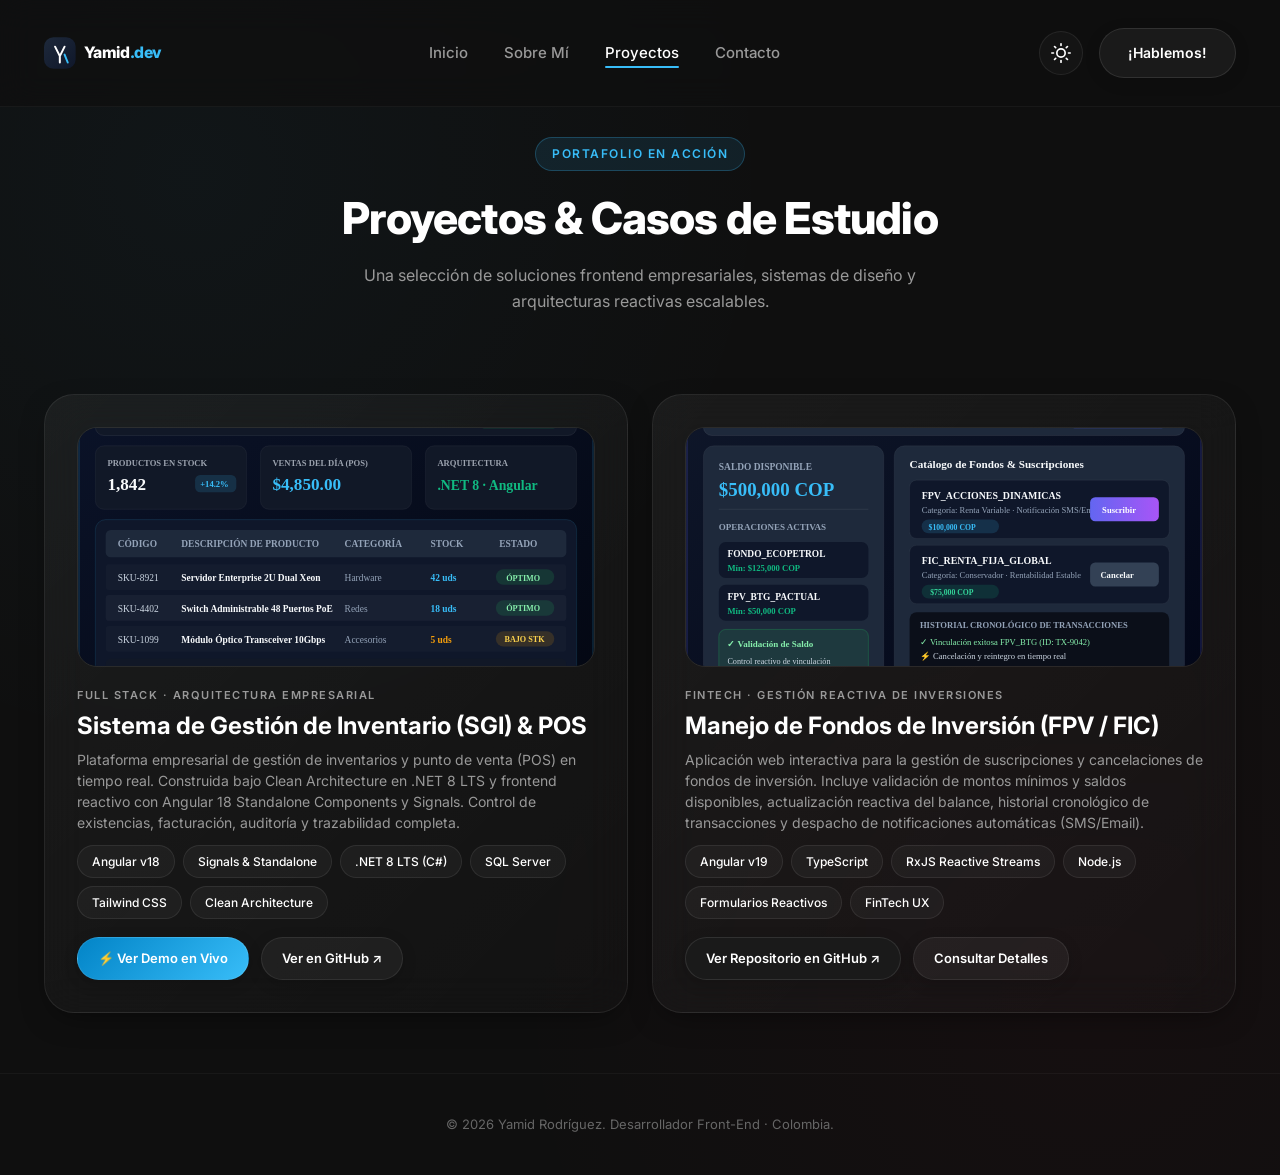
<file: works.html>
<!DOCTYPE html>
<html lang="es" data-theme="dark">

<head>
  <meta charset="UTF-8">
  <meta name="viewport" content="width=device-width, initial-scale=1.0">
  <meta name="color-scheme" content="dark light">
  <title>Proyectos & Obras | Yamid Rodríguez</title>
  <meta name="description"
    content="Explora los proyectos y casos de estudio desarrollados por Yamid Rodríguez: aplicaciones empresariales en Angular, sistemas de diseño y soluciones frontend de alto rendimiento.">

  <!-- Google Fonts: Inter -->
  <link rel="preconnect" href="https://fonts.googleapis.com">
  <link rel="preconnect" href="https://fonts.gstatic.com" crossorigin>
  <link href="https://fonts.googleapis.com/css2?family=Inter:wght@300;400;500;600;700;800;900&display=swap"
    rel="stylesheet">

  <!-- CSS Stylesheets -->
  <link rel="stylesheet" href="./assets/css/style.css">
  <link rel="stylesheet" href="./assets/css/responsive.css">

  <script src="./assets/js/theme.js"></script>
</head>

<body>

  <!-- Header Area -->
  <header class="header-area">
    <div class="container header-container">
      <a href="index.html" class="logo-wrapper" aria-label="Ir al inicio">
        <svg class="logo-img" viewBox="0 0 160 48" fill="none" height="38" aria-label="Yamid.dev">
          <rect width="40" height="40" y="4" rx="12" fill="url(#logo-grad)" />
          <path d="M14 16L20 28L26 16M20 28V36" stroke="#ffffff" stroke-width="2.5" stroke-linecap="round"
            stroke-linejoin="round" />
          <path d="M26 26L30 36" stroke="#38bdf8" stroke-width="2.5" stroke-linecap="round" />
          <text x="50" y="30" class="logo-text-main" font-family="'Inter', -apple-system, sans-serif" font-size="20"
            font-weight="800" letter-spacing="-0.5">Yamid<tspan class="logo-text-accent">.dev</tspan></text>
          <defs>
            <linearGradient id="logo-grad" x1="0" y1="4" x2="40" y2="44" gradientUnits="userSpaceOnUse">
              <stop stop-color="#1e293b" />
              <stop offset="1" stop-color="#0f172a" />
            </linearGradient>
          </defs>
        </svg>
      </a>

      <nav aria-label="Navegación principal">
        <ul class="nav-menu">
          <li><a href="index.html" class="nav-link">Inicio</a></li>
          <li><a href="about.html" class="nav-link">Sobre Mí</a></li>
          <li><a href="works.html" class="nav-link active">Proyectos</a></li>
          <li><a href="contact.html" class="nav-link">Contacto</a></li>
        </ul>
      </nav>

      <div class="header-actions">
        <button class="theme-toggle-btn" aria-label="Cambiar tema"></button>
        <a href="contact.html" class="theme-btn">¡Hablemos!</a>
        <button class="mobile-nav-toggle" aria-label="Abrir menú" aria-expanded="false">
          <svg width="24" height="24" viewBox="0 0 24 24" fill="none" stroke="currentColor" stroke-width="2">
            <line x1="3" y1="12" x2="21" y2="12"></line>
            <line x1="3" y1="6" x2="21" y2="6"></line>
            <line x1="3" y1="18" x2="21" y2="18"></line>
          </svg>
        </button>
      </div>
    </div>
  </header>

  <!-- Page Header -->
  <section class="page-header">
    <div class="container">
      <span class="page-badge">PORTAFOLIO EN ACCIÓN</span>
      <h1 class="page-title">Proyectos &amp; Casos de Estudio</h1>
      <p class="page-subtitle">
        Una selección de soluciones frontend empresariales, sistemas de diseño y arquitecturas reactivas escalables.
      </p>
    </div>
  </section>

  <!-- Works Content Area -->
  <main class="bento-section">
    <div class="container">

      <!-- Works Grid -->
      <div class="works-grid">

        <!-- Proyecto 1: Sistema de Gestión de Inventario (SGI) -->
        <article class="bento-card project-card" data-category="angular">
          <div class="project-media">
            <img src="./assets/images/projects/project1.svg" alt="Sistema de Gestión de Inventario SGI - Angular y .NET"
              width="600" height="380">
          </div>
          <div>
            <span class="card-tag">FULL STACK · ARQUITECTURA EMPRESARIAL</span>
            <h2 class="card-title">Sistema de Gestión de Inventario (SGI) &amp; POS</h2>
            <p class="card-desc">
              Plataforma empresarial de gestión de inventarios y punto de venta (POS) en tiempo real. Construida bajo
              Clean Architecture en .NET 8 LTS y frontend reactivo con Angular 18 Standalone Components y Signals.
              Control de existencias, facturación, auditoría y trazabilidad completa.
            </p>
            <div class="project-badges">
              <span class="skill-tag">Angular v18</span>
              <span class="skill-tag">Signals &amp; Standalone</span>
              <span class="skill-tag">.NET 8 LTS (C#)</span>
              <span class="skill-tag">SQL Server</span>
              <span class="skill-tag">Tailwind CSS</span>
              <span class="skill-tag">Clean Architecture</span>
            </div>
            <div class="project-actions">
              <a href="https://inventory-system-khaki-ten.vercel.app" target="_blank" rel="noopener noreferrer"
                class="theme-btn"
                style="font-size: 13px; padding: 10px 20px; background: linear-gradient(135deg, #0284c7, #38bdf8); color: #ffffff;">
                ⚡ Ver Demo en Vivo
              </a>
              <a href="https://github.com/Yamid0208/inventory-system" target="_blank" rel="noopener noreferrer"
                class="theme-btn theme-btn-secondary" style="font-size: 13px; padding: 10px 20px;">
                Ver en GitHub ↗
              </a>
            </div>
          </div>
        </article>

        <!-- Proyecto 2: Manejo de Fondos de Inversión (FPV/FIC) -->
        <article class="bento-card project-card" data-category="angular fintech">
          <div class="project-media">
            <img src="./assets/images/projects/project2.svg" alt="Manejo de Fondos de Inversión FPV/FIC - Angular 19"
              width="600" height="380">
          </div>
          <div>
            <span class="card-tag">FINTECH · GESTIÓN REACTIVA DE INVERSIONES</span>
            <h2 class="card-title">Manejo de Fondos de Inversión (FPV / FIC)</h2>
            <p class="card-desc">
              Aplicación web interactiva para la gestión de suscripciones y cancelaciones de fondos de inversión.
              Incluye validación de montos mínimos y saldos disponibles, actualización reactiva del balance, historial
              cronológico de transacciones y despacho de notificaciones automáticas (SMS/Email).
            </p>
            <div class="project-badges">
              <span class="skill-tag">Angular v19</span>
              <span class="skill-tag">TypeScript</span>
              <span class="skill-tag">RxJS Reactive Streams</span>
              <span class="skill-tag">Node.js</span>
              <span class="skill-tag">Formularios Reactivos</span>
              <span class="skill-tag">FinTech UX</span>
            </div>
            <div class="project-actions">
              <a href="https://github.com/Yamid0208/Fondos" target="_blank" rel="noopener noreferrer" class="theme-btn"
                style="font-size: 13px; padding: 10px 20px;">
                Ver Repositorio en GitHub ↗
              </a>
              <a href="contact.html" class="theme-btn theme-btn-secondary" style="font-size: 13px; padding: 10px 20px;">
                Consultar Detalles
              </a>
            </div>
          </div>
        </article>


      </div>

    </div>
    </div>
  </main>

  <!-- Footer -->
  <footer class="footer-area">
    <div class="container footer-inner">

      <p class="footer-copy">
        © 2026 Yamid Rodríguez. Desarrollador Front-End · Colombia.
      </p>
    </div>
  </footer>

  <script src="./assets/js/main.js"></script>
</body>

</html>
</file>
<file: assets/css/style.css>
/* ==========================================================================
   Gridx Portfolio - Stylesheet
   Designed for Yamid Rodríguez | Front-End Angular Developer
   ========================================================================== */

:root {
  /* Dark Theme Default */
  --bg-body: #0f0f0f;
  --bg-surface: #141414;
  --bg-card: linear-gradient(135deg, rgba(255, 255, 255, 0.05) 0%, rgba(255, 255, 255, 0.015) 100%);
  --bg-card-hover: linear-gradient(135deg, rgba(255, 255, 255, 0.08) 0%, rgba(255, 255, 255, 0.03) 100%);
  --border-color: rgba(255, 255, 255, 0.08);
  --border-hover: rgba(255, 255, 255, 0.22);
  --text-main: #ffffff;
  --text-muted: #999999;
  --text-dim: #666666;
  --accent: #38bdf8;
  --accent-glow: rgba(56, 189, 248, 0.15);
  --accent-angular: #dd0031;
  --btn-bg: #1a1a1a;
  --btn-text: #ffffff;
  --btn-border: rgba(255, 255, 255, 0.1);
  --btn-hover-bg: #38bdf8;
  --btn-hover-text: #0b0f19;
  --shadow-card: 0 10px 30px -10px rgba(0, 0, 0, 0.5);
  --glow-color: rgba(255, 255, 255, 0.06);

  /* Radius */
  --radius-card: 30px;
  --radius-pill: 100px;
  --radius-inner: 20px;

  /* Transitions */
  --transition-smooth: all 0.35s cubic-bezier(0.16, 1, 0.3, 1);
  color-scheme: dark;
}

[data-theme="light"] {
  --bg-body: #f6f7fb;
  --bg-surface: #ffffff;
  --bg-card: linear-gradient(135deg, rgba(255, 255, 255, 0.95) 0%, rgba(245, 247, 250, 0.8) 100%);
  --bg-card-hover: linear-gradient(135deg, #ffffff 0%, #f0f3f8 100%);
  --border-color: rgba(0, 0, 0, 0.08);
  --border-hover: rgba(56, 189, 248, 0.4);
  --text-main: #111827;
  --text-muted: #555555;
  --text-dim: #888888;
  --accent: #0284c7;
  --accent-glow: rgba(2, 132, 199, 0.12);
  --btn-bg: #0f172a;
  --btn-text: #ffffff;
  --btn-border: transparent;
  --btn-hover-bg: #0284c7;
  --btn-hover-text: #ffffff;
  --shadow-card: 0 15px 35px -10px rgba(0, 0, 0, 0.07);
  --glow-color: rgba(2, 132, 199, 0.08);
  color-scheme: light;
}

/* Reset & Base */
*, *::before, *::after {
  box-sizing: border-box;
  margin: 0;
  padding: 0;
}

html {
  font-family: 'Inter', -apple-system, BlinkMacSystemFont, 'Segoe UI', Roboto, Oxygen, Ubuntu, Cantarell, sans-serif;
  background-color: var(--bg-body);
  color: var(--text-main);
  line-height: 1.6;
  scroll-behavior: smooth;
  -webkit-font-smoothing: antialiased;
}

body {
  min-height: 100vh;
  background-color: var(--bg-body);
  background-image: 
    radial-gradient(circle at 15% 15%, rgba(56, 189, 248, 0.04) 0%, transparent 40%),
    radial-gradient(circle at 85% 85%, rgba(221, 0, 49, 0.03) 0%, transparent 40%);
  background-attachment: fixed;
  overflow-x: hidden;
  display: flex;
  flex-direction: column;
  opacity: 1;
  transform: translateY(0);
  transition: opacity 0.25s cubic-bezier(0.16, 1, 0.3, 1), transform 0.25s cubic-bezier(0.16, 1, 0.3, 1);
}

body.page-entering {
  opacity: 0;
  transform: translateY(8px);
}

body.page-exiting {
  opacity: 0;
  transform: translateY(-8px);
  pointer-events: none;
}

/* ==========================================================================
   Modern View Transitions (Cross-Document)
   ========================================================================== */
@media (prefers-reduced-motion: no-preference) {
  @view-transition {
    navigation: auto;
  }

  ::view-transition-old(root) {
    animation: 240ms cubic-bezier(0.4, 0, 1, 1) both page-view-out;
  }

  ::view-transition-new(root) {
    animation: 280ms cubic-bezier(0, 0, 0.2, 1) both page-view-in;
  }
}

@keyframes page-view-out {
  from { opacity: 1; transform: scale(1); }
  to { opacity: 0; transform: scale(0.99); }
}

@keyframes page-view-in {
  from { opacity: 0; transform: scale(1.01) translateY(6px); }
  to { opacity: 1; transform: scale(1) translateY(0); }
}

/* Custom Scrollbar */
::-webkit-scrollbar {
  width: 8px;
}
::-webkit-scrollbar-track {
  background: var(--bg-body);
}
::-webkit-scrollbar-thumb {
  background: rgba(255, 255, 255, 0.15);
  border-radius: 4px;
}
[data-theme="light"] ::-webkit-scrollbar-thumb {
  background: rgba(0, 0, 0, 0.2);
}

a {
  color: inherit;
  text-decoration: none;
  transition: var(--transition-smooth);
}

img, svg {
  display: block;
  max-width: 100%;
}

.container {
  width: 100%;
  max-width: 1240px;
  margin: 0 auto;
  padding: 0 24px;
}

/* Header & Navigation */
.header-area {
  padding: 28px 0;
  position: sticky;
  top: 0;
  z-index: 100;
  background: rgba(15, 15, 15, 0.75);
  backdrop-filter: blur(16px);
  -webkit-backdrop-filter: blur(16px);
  border-bottom: 1px solid rgba(255, 255, 255, 0.04);
}

[data-theme="light"] .header-area {
  background: rgba(246, 247, 251, 0.85);
  border-bottom: 1px solid rgba(0, 0, 0, 0.05);
}

.header-container {
  display: flex;
  align-items: center;
  justify-content: space-between;
}

.logo-wrapper {
  display: flex;
  align-items: center;
  gap: 12px;
  color: var(--text-main);
}

.logo-img {
  height: 38px;
  width: auto;
}

.logo-text-main {
  fill: var(--text-main);
  transition: fill 0.3s ease;
}

.logo-text-accent {
  fill: var(--accent);
  transition: fill 0.3s ease;
}

.nav-menu {
  display: flex;
  align-items: center;
  list-style: none;
  gap: 36px;
}

.nav-link {
  font-size: 15px;
  font-weight: 500;
  color: var(--text-muted);
  position: relative;
  padding: 6px 0;
}

.nav-link:hover,
.nav-link.active {
  color: var(--text-main);
}

.nav-link.active::after {
  content: '';
  position: absolute;
  bottom: 0;
  left: 0;
  width: 100%;
  height: 2px;
  background-color: var(--accent);
  border-radius: 2px;
}

.header-actions {
  display: flex;
  align-items: center;
  gap: 16px;
}

/* Theme Toggle Button */
.theme-toggle-btn {
  background: var(--bg-surface);
  border: 1px solid var(--border-color);
  color: var(--text-main);
  width: 44px;
  height: 44px;
  border-radius: 50%;
  cursor: pointer;
  display: flex;
  align-items: center;
  justify-content: center;
  transition: var(--transition-smooth);
}

.theme-toggle-btn:hover {
  border-color: var(--accent);
  transform: rotate(15deg);
}

.theme-toggle-btn svg {
  width: 20px;
  height: 20px;
}

/* Buttons */
.theme-btn {
  display: inline-flex;
  align-items: center;
  justify-content: center;
  gap: 8px;
  padding: 13px 28px;
  border-radius: var(--radius-pill);
  background: var(--btn-bg);
  color: var(--btn-text);
  font-size: 14px;
  font-weight: 600;
  border: 1px solid var(--btn-border);
  cursor: pointer;
  transition: var(--transition-smooth);
  box-shadow: 0 4px 15px rgba(0, 0, 0, 0.15);
}

.theme-btn:hover {
  background: var(--btn-hover-bg);
  color: var(--btn-hover-text);
  border-color: transparent;
  transform: translateY(-2px);
  box-shadow: 0 8px 25px rgba(56, 189, 248, 0.25);
}

.theme-btn-secondary {
  background: rgba(255, 255, 255, 0.05);
  border: 1px solid var(--border-color);
}
.theme-btn-secondary:hover {
  background: rgba(255, 255, 255, 0.1);
  color: var(--text-main);
  border-color: var(--border-hover);
}

/* Mobile Toggle & Backdrop */
.mobile-nav-toggle {
  display: none;
  background: rgba(255, 255, 255, 0.04);
  border: 1px solid var(--border-color);
  color: var(--text-main);
  cursor: pointer;
  padding: 8px;
  border-radius: 12px;
  width: 42px;
  height: 42px;
  align-items: center;
  justify-content: center;
  transition: var(--transition-smooth);
}

.mobile-nav-toggle:hover {
  background: rgba(56, 189, 248, 0.1);
  border-color: var(--accent);
}

.nav-backdrop {
  position: fixed;
  inset: 0;
  background: rgba(0, 0, 0, 0.65);
  backdrop-filter: blur(4px);
  -webkit-backdrop-filter: blur(4px);
  z-index: 998;
  opacity: 0;
  pointer-events: none;
  transition: opacity 0.35s ease;
}

.nav-backdrop.active {
  opacity: 1;
  pointer-events: auto;
}

/* Column Span Utility Classes */
.col-span-12 { grid-column: span 12; }
.col-span-8 { grid-column: span 8; }
.col-span-7 { grid-column: span 7; }
.col-span-6 { grid-column: span 6; }
.col-span-5 { grid-column: span 5; }
.col-span-4 { grid-column: span 4; }

/* ==========================================================================
   Bento Grid Architecture
   ========================================================================== */
.bento-section {
  padding: 40px 0 60px;
  flex: 1;
}

.bento-grid {
  display: grid;
  grid-template-columns: repeat(12, 1fr);
  gap: 24px;
}

@keyframes bentoIn {
  from {
    opacity: 0;
    transform: translateY(16px);
  }
  to {
    opacity: 1;
    transform: translateY(0);
  }
}

/* Generic Bento Card */
.bento-card {
  position: relative;
  background: var(--bg-card);
  border: 1px solid var(--border-color);
  border-radius: var(--radius-card);
  padding: 32px;
  display: flex;
  flex-direction: column;
  justify-content: space-between;
  overflow: hidden;
  box-shadow: var(--shadow-card);
  backdrop-filter: blur(20px);
  -webkit-backdrop-filter: blur(20px);
  transition: border-color 0.35s ease, transform 0.35s cubic-bezier(0.16, 1, 0.3, 1), box-shadow 0.35s ease;
  animation: bentoIn 0.45s cubic-bezier(0.16, 1, 0.3, 1) both;
}

.bento-grid > *:nth-child(1) { animation-delay: 0.04s; }
.bento-grid > *:nth-child(2) { animation-delay: 0.08s; }
.bento-grid > *:nth-child(3) { animation-delay: 0.12s; }
.bento-grid > *:nth-child(4) { animation-delay: 0.16s; }
.bento-grid > *:nth-child(5) { animation-delay: 0.20s; }
.bento-grid > *:nth-child(6) { animation-delay: 0.24s; }
.bento-grid > *:nth-child(7) { animation-delay: 0.28s; }
.bento-grid > *:nth-child(8) { animation-delay: 0.32s; }

@media (prefers-reduced-motion: reduce) {
  .bento-card,
  body {
    animation: none !important;
    transition: none !important;
  }
}

.bento-card::before {
  content: '';
  position: absolute;
  top: var(--mouse-y, -100px);
  left: var(--mouse-x, -100px);
  width: 250px;
  height: 250px;
  background: radial-gradient(circle, var(--glow-color) 0%, transparent 70%);
  transform: translate(-50%, -50%);
  pointer-events: none;
  opacity: 0;
  transition: opacity 0.3s ease;
  z-index: 0;
}

.bento-card:hover::before {
  opacity: 1;
}

.bento-card:hover {
  border-color: var(--border-hover);
  transform: translateY(-4px);
  box-shadow: 0 16px 40px -10px rgba(0, 0, 0, 0.6);
}

.bento-card > * {
  position: relative;
  z-index: 1;
}

/* Signature Gridx Arrow Button */
.card-arrow-btn {
  position: absolute;
  bottom: 28px;
  right: 28px;
  width: 44px;
  height: 44px;
  border-radius: 50%;
  display: flex;
  align-items: center;
  justify-content: center;
  background: rgba(255, 255, 255, 0.03);
  border: 1px solid var(--border-color);
  color: var(--text-muted);
  transition: var(--transition-smooth);
  z-index: 2;
}

.card-arrow-btn svg {
  width: 18px;
  height: 18px;
  transition: transform 0.3s ease;
}

.bento-card:hover .card-arrow-btn {
  background: var(--text-main);
  color: var(--bg-body);
  border-color: var(--text-main);
  transform: scale(1.08);
}

[data-theme="light"] .bento-card:hover .card-arrow-btn {
  background: var(--btn-hover-bg);
  color: #ffffff;
}

.bento-card:hover .card-arrow-btn svg {
  transform: translate(2px, -2px);
}

/* Card Content Typography */
.card-tag {
  font-size: 11px;
  text-transform: uppercase;
  letter-spacing: 1.5px;
  color: var(--text-muted);
  font-weight: 600;
  margin-bottom: 6px;
  display: block;
}

.card-title {
  font-size: 24px;
  font-weight: 700;
  color: var(--text-main);
  line-height: 1.25;
}

.card-desc {
  font-size: 14px;
  color: var(--text-muted);
  margin-top: 8px;
  line-height: 1.5;
}

/* ==========================================================================
   Bento Grid Specific Cards (Row 1)
   ========================================================================== */

/* 1. Hero Profile Card (Span 7 cols) */
.card-hero-profile {
  grid-column: span 7;
  display: flex;
  flex-direction: row;
  align-items: center;
  gap: 32px;
  padding: 40px;
}

.hero-avatar-box {
  flex-shrink: 0;
  width: 190px;
  height: 190px;
  border-radius: 24px;
  overflow: hidden;
  border: 1px solid var(--border-color);
  background: #151926;
  position: relative;
}

.hero-avatar-box img {
  width: 100%;
  height: 100%;
  object-fit: cover;
}

.hero-info {
  flex: 1;
}

.hero-role-pill {
  display: inline-flex;
  align-items: center;
  gap: 8px;
  padding: 6px 14px;
  border-radius: var(--radius-pill);
  background: rgba(56, 189, 248, 0.1);
  border: 1px solid rgba(56, 189, 248, 0.25);
  color: var(--accent);
  font-size: 12px;
  font-weight: 600;
  margin-bottom: 14px;
}

.hero-name {
  font-size: 36px;
  font-weight: 800;
  letter-spacing: -0.5px;
  line-height: 1.15;
  color: var(--text-main);
  margin-bottom: 12px;
}

.hero-bio {
  font-size: 14px;
  color: var(--text-muted);
  line-height: 1.6;
  max-width: 380px;
}

/* 2. Credentials / About Teaser Card (Span 5 cols) */
.card-credentials {
  grid-column: span 5;
}

.credentials-preview {
  margin: 16px 0 24px;
  padding: 16px;
  background: rgba(0, 0, 0, 0.2);
  border: 1px solid rgba(255, 255, 255, 0.05);
  border-radius: 18px;
}

.credentials-preview-item {
  display: flex;
  align-items: center;
  gap: 12px;
  margin-bottom: 10px;
}
.credentials-preview-item:last-child {
  margin-bottom: 0;
}

.cred-icon {
  width: 32px;
  height: 32px;
  border-radius: 8px;
  display: flex;
  align-items: center;
  justify-content: center;
  background: rgba(255, 255, 255, 0.05);
  color: var(--accent);
}

.cred-text h4 {
  font-size: 13px;
  font-weight: 600;
}
.cred-text p {
  font-size: 11px;
  color: var(--text-muted);
}

/* ==========================================================================
   Bento Grid Row 2: Marquee Ticker (Span 12 cols)
   ========================================================================== */
.card-marquee {
  grid-column: span 12;
  padding: 18px 0;
  border-radius: var(--radius-pill);
  overflow: hidden;
  background: var(--bg-surface);
  border: 1px solid var(--border-color);
}

.marquee-track {
  display: flex;
  width: max-content;
  animation: marquee-slide 28s linear infinite;
  white-space: nowrap;
}

.marquee-track:hover {
  animation-play-state: paused;
}

.marquee-content {
  display: flex;
  align-items: center;
  gap: 32px;
  padding-right: 32px;
  font-size: 13px;
  font-weight: 600;
  text-transform: uppercase;
  letter-spacing: 1.5px;
  color: var(--text-muted);
}

.marquee-item {
  display: flex;
  align-items: center;
  gap: 12px;
}

.marquee-star {
  color: var(--accent);
  font-size: 16px;
}

@keyframes marquee-slide {
  0% { transform: translateX(0); }
  100% { transform: translateX(-50%); }
}

/* ==========================================================================
   Bento Grid Row 3: Projects, Services & Profiles
   ========================================================================== */

/* 3. Featured Projects Showcase Card (Span 4 cols) */
.card-projects-showcase {
  grid-column: span 4;
}

.project-thumb-preview {
  margin: 10px 0 20px;
  border-radius: 18px;
  overflow: hidden;
  border: 1px solid rgba(255, 255, 255, 0.06);
  height: 165px;
}

.project-thumb-preview img {
  width: 100%;
  height: 100%;
  object-fit: cover;
  transition: transform 0.5s ease;
}

.card-projects-showcase:hover .project-thumb-preview img {
  transform: scale(1.04);
}

/* 4. Specialization / Services Card (Span 4 cols) */
.card-services {
  grid-column: span 4;
}

.services-icons-grid {
  display: grid;
  grid-template-columns: repeat(3, 1fr);
  gap: 12px;
  margin: 20px 0 30px;
}

.service-icon-box {
  background: rgba(255, 255, 255, 0.03);
  border: 1px solid rgba(255, 255, 255, 0.06);
  border-radius: 16px;
  padding: 16px 8px;
  text-align: center;
  display: flex;
  flex-direction: column;
  align-items: center;
  gap: 8px;
  transition: var(--transition-smooth);
}

.service-icon-box svg {
  width: 28px;
  height: 28px;
  color: var(--accent);
}

.service-icon-box span {
  font-size: 11px;
  font-weight: 600;
  color: var(--text-muted);
}

.bento-card:hover .service-icon-box {
  background: rgba(255, 255, 255, 0.06);
}

/* 5. Stay With Me / Social Profiles Card (Span 4 cols) */
.card-profiles {
  grid-column: span 4;
}

.social-links-grid {
  display: flex;
  align-items: center;
  justify-content: center;
  gap: 16px;
  margin: 24px 0 30px;
}

.social-circle-btn {
  width: 58px;
  height: 58px;
  border-radius: 50%;
  background: rgba(255, 255, 255, 0.03);
  border: 1px solid var(--border-color);
  display: flex;
  align-items: center;
  justify-content: center;
  color: var(--text-main);
  transition: var(--transition-smooth);
}

.social-circle-btn svg {
  width: 22px;
  height: 22px;
}

.social-circle-btn:hover {
  background: var(--text-main);
  color: var(--bg-body);
  border-color: var(--text-main);
  transform: translateY(-4px);
}

/* ==========================================================================
   Bento Grid Row 4: Stats & CTA Card
   ========================================================================== */

/* 6. Stats Metrics Card (Span 5 cols) */
.card-stats {
  grid-column: span 5;
}

.stats-container {
  display: grid;
  grid-template-columns: repeat(3, 1fr);
  gap: 12px;
  height: 100%;
  align-items: center;
}

.stat-item {
  background: rgba(255, 255, 255, 0.03);
  border: 1px solid rgba(255, 255, 255, 0.06);
  border-radius: 20px;
  padding: 24px 12px;
  text-align: center;
  transition: var(--transition-smooth);
}

.stat-number {
  font-size: 34px;
  font-weight: 800;
  color: var(--text-main);
  line-height: 1;
  margin-bottom: 8px;
  background: linear-gradient(135deg, #ffffff 40%, var(--accent) 100%);
  -webkit-background-clip: text;
  -webkit-text-fill-color: transparent;
}

.stat-label {
  font-size: 11px;
  text-transform: uppercase;
  letter-spacing: 1px;
  color: var(--text-muted);
  font-weight: 600;
  line-height: 1.3;
}

/* 7. Call To Action (Let's Work Together) Card (Span 7 cols) */
.card-cta {
  grid-column: span 7;
  display: flex;
  flex-direction: column;
  justify-content: space-between;
}

.cta-headline {
  font-size: 42px;
  font-weight: 800;
  line-height: 1.15;
  letter-spacing: -0.5px;
  margin-top: 10px;
}

.cta-headline span {
  color: var(--accent);
}

.cta-actions {
  display: flex;
  align-items: center;
  gap: 16px;
  margin-top: 24px;
}

/* ==========================================================================
   Subpages Style (About, Works, Contact)
   ========================================================================== */
.page-header {
  padding: 30px 0 40px;
  text-align: center;
}

.page-badge {
  display: inline-flex;
  align-items: center;
  gap: 8px;
  padding: 6px 16px;
  border-radius: var(--radius-pill);
  background: rgba(56, 189, 248, 0.1);
  border: 1px solid rgba(56, 189, 248, 0.25);
  color: var(--accent);
  font-size: 12px;
  font-weight: 600;
  text-transform: uppercase;
  letter-spacing: 1.5px;
  margin-bottom: 12px;
}

.page-title {
  font-size: 44px;
  font-weight: 800;
  letter-spacing: -0.8px;
  color: var(--text-main);
}

.page-subtitle {
  font-size: 16px;
  color: var(--text-muted);
  max-width: 600px;
  margin: 10px auto 0;
}

/* Timeline Components (About Page) */
.timeline-list {
  display: flex;
  flex-direction: column;
  gap: 20px;
  margin-top: 20px;
}

.timeline-item {
  position: relative;
  padding-left: 28px;
  border-left: 2px solid rgba(255, 255, 255, 0.1);
}

.timeline-item::before {
  content: '';
  position: absolute;
  left: -7px;
  top: 4px;
  width: 12px;
  height: 12px;
  border-radius: 50%;
  background: var(--accent);
  border: 2px solid var(--bg-surface);
}

.timeline-date {
  font-size: 12px;
  font-weight: 600;
  color: var(--accent);
  margin-bottom: 4px;
}

.timeline-role {
  font-size: 17px;
  font-weight: 700;
  color: var(--text-main);
}

.timeline-company {
  font-size: 13px;
  color: var(--text-muted);
  font-weight: 500;
  margin-bottom: 8px;
}

.timeline-desc {
  font-size: 13px;
  color: var(--text-muted);
  line-height: 1.6;
}

.timeline-desc li {
  margin-left: 18px;
  margin-bottom: 6px;
}

/* Skills Badges Grid */
.skills-category {
  margin-bottom: 24px;
}
.skills-category:last-child {
  margin-bottom: 0;
}

.skills-category h4 {
  font-size: 13px;
  text-transform: uppercase;
  letter-spacing: 1px;
  color: var(--text-muted);
  margin-bottom: 12px;
}

.skill-tags {
  display: flex;
  flex-wrap: wrap;
  gap: 8px;
}

.skill-tag {
  background: rgba(255, 255, 255, 0.04);
  border: 1px solid var(--border-color);
  padding: 6px 14px;
  border-radius: var(--radius-pill);
  font-size: 12px;
  font-weight: 500;
  color: var(--text-main);
  transition: var(--transition-smooth);
}

.skill-tag:hover {
  background: rgba(56, 189, 248, 0.15);
  border-color: var(--accent);
  color: var(--accent);
}

/* Projects Filter & Grid (Works Page) */
.filter-tabs {
  display: flex;
  justify-content: center;
  flex-wrap: wrap;
  gap: 12px;
  margin-bottom: 36px;
}

.filter-btn {
  background: var(--bg-surface);
  border: 1px solid var(--border-color);
  color: var(--text-muted);
  padding: 10px 22px;
  border-radius: var(--radius-pill);
  font-size: 13px;
  font-weight: 600;
  cursor: pointer;
  transition: var(--transition-smooth);
}

.filter-btn:hover,
.filter-btn.active {
  background: var(--accent);
  color: #0b0f19;
  border-color: var(--accent);
}

.works-grid {
  display: grid;
  grid-template-columns: repeat(2, 1fr);
  gap: 24px;
}

.project-card {
  display: flex;
  flex-direction: column;
}

.project-media {
  border-radius: 20px;
  overflow: hidden;
  border: 1px solid rgba(255, 255, 255, 0.08);
  height: 240px;
  position: relative;
  margin-bottom: 20px;
}

.project-media img {
  width: 100%;
  height: 100%;
  object-fit: cover;
  transition: transform 0.5s ease;
}

.project-card:hover .project-media img {
  transform: scale(1.05);
}

.project-badges {
  display: flex;
  gap: 8px;
  flex-wrap: wrap;
  margin: 12px 0;
}

.project-actions {
  display: flex;
  gap: 12px;
  margin-top: 18px;
}

/* Contact Page Components */
.contact-grid {
  display: grid;
  grid-template-columns: 5fr 7fr;
  gap: 24px;
}

.contact-info-list {
  display: flex;
  flex-direction: column;
  gap: 16px;
  margin-top: 24px;
}

.contact-info-item {
  display: flex;
  align-items: center;
  gap: 16px;
  padding: 16px;
  border-radius: 18px;
  background: rgba(255, 255, 255, 0.02);
  border: 1px solid var(--border-color);
  transition: var(--transition-smooth);
}

.contact-info-item:hover {
  border-color: var(--accent);
  background: rgba(56, 189, 248, 0.04);
}

.contact-info-icon {
  width: 44px;
  height: 44px;
  border-radius: 12px;
  background: rgba(56, 189, 248, 0.1);
  color: var(--accent);
  display: flex;
  align-items: center;
  justify-content: center;
  flex-shrink: 0;
}

.contact-info-text h5 {
  font-size: 11px;
  text-transform: uppercase;
  color: var(--text-muted);
  letter-spacing: 1px;
}

.contact-info-text p {
  font-size: 14px;
  font-weight: 600;
  color: var(--text-main);
}

.contact-item-actions {
  display: flex;
  align-items: center;
  gap: 8px;
  margin-left: auto;
  flex-shrink: 0;
}

.copy-btn {
  background: none;
  border: none;
  color: var(--text-muted);
  cursor: pointer;
  padding: 8px;
  border-radius: 8px;
  display: flex;
  align-items: center;
  justify-content: center;
  transition: var(--transition-smooth);
}

.copy-btn:hover {
  color: var(--accent);
  background: rgba(56, 189, 248, 0.1);
  transform: scale(1.1);
}

.contact-action-link {
  white-space: nowrap;
}

/* Contact Form */
.contact-form {
  display: flex;
  flex-direction: column;
  gap: 16px;
}

.form-group {
  display: flex;
  flex-direction: column;
  gap: 8px;
}

.form-group label {
  font-size: 13px;
  font-weight: 600;
  color: var(--text-main);
}

.form-input,
.form-textarea {
  width: 100%;
  padding: 14px 18px;
  border-radius: 14px;
  background: rgba(255, 255, 255, 0.03);
  border: 1px solid var(--border-color);
  color: var(--text-main);
  font-family: inherit;
  font-size: 14px;
  outline: none;
  transition: var(--transition-smooth);
}

[data-theme="light"] .form-input,
[data-theme="light"] .form-textarea {
  background: #f8fafc;
}

.form-input:focus,
.form-textarea:focus {
  border-color: var(--accent);
  box-shadow: 0 0 0 3px var(--accent-glow);
  background: rgba(255, 255, 255, 0.06);
}

.form-textarea {
  min-height: 130px;
  resize: vertical;
}

/* Toast Notifications */
.toast-notice {
  position: fixed;
  bottom: 30px;
  right: 30px;
  background: #0f172a;
  border: 1px solid var(--accent);
  color: #ffffff;
  padding: 14px 22px;
  border-radius: 12px;
  font-size: 14px;
  font-weight: 500;
  box-shadow: 0 10px 30px rgba(0,0,0,0.5);
  display: flex;
  align-items: center;
  gap: 10px;
  z-index: 1000;
  opacity: 0;
  transform: translateY(20px);
  transition: all 0.3s ease;
  pointer-events: none;
}

.toast-notice.show {
  opacity: 1;
  transform: translateY(0);
  pointer-events: auto;
}

/* Footer */
.footer-area {
  padding: 40px 0;
  border-top: 1px solid rgba(255, 255, 255, 0.04);
  margin-top: auto;
  text-align: center;
}

.footer-inner {
  display: flex;
  flex-direction: column;
  align-items: center;
  gap: 16px;
}

.footer-nav {
  display: flex;
  gap: 24px;
  list-style: none;
}

.footer-nav a {
  font-size: 13px;
  color: var(--text-muted);
}
.footer-nav a:hover {
  color: var(--text-main);
}

.footer-copy {
  font-size: 13px;
  color: var(--text-dim);
}
</file>
<file: assets/css/responsive.css>
/* ==========================================================================
   Responsive Adaptations & Mobile Experience Optimization
   ========================================================================== */

/* 1. Large Tablets (<= 1080px) */
@media (max-width: 1080px) {
  .card-hero-profile {
    grid-column: span 12;
  }

  .card-credentials {
    grid-column: span 12;
  }

  .card-projects-showcase,
  .card-services,
  .card-profiles,
  .card-stats {
    grid-column: span 6;
  }

  .card-cta {
    grid-column: span 12;
  }

  .contact-grid {
    grid-template-columns: 1fr;
  }
}

/* 2. Tablets & Landscape Phones (<= 900px) */
@media (max-width: 900px) {
  .container {
    padding: 0 20px;
    width: 100%;
    max-width: 100%;
    box-sizing: border-box;
  }

  /* Off-canvas Drawer Navigation */
  .nav-menu {
    position: fixed;
    top: 0;
    right: -100%;
    width: min(320px, 85vw);
    height: 100vh;
    background: var(--bg-surface);
    backdrop-filter: blur(25px);
    -webkit-backdrop-filter: blur(25px);
    flex-direction: column;
    justify-content: center;
    gap: 24px;
    padding: 40px 28px;
    box-shadow: -15px 0 40px rgba(0, 0, 0, 0.7);
    transition: right 0.38s cubic-bezier(0.16, 1, 0.3, 1);
    z-index: 999;
    border-left: 1px solid var(--border-color);
  }

  .nav-menu.open {
    right: 0;
  }

  .nav-link {
    font-size: 19px;
    padding: 10px 0;
  }

  .mobile-nav-toggle {
    display: flex;
    z-index: 1000;
  }

  /* FORCED SINGLE COLUMN VERTICAL STACK ON MOBILE/TABLETS */
  .bento-grid {
    display: flex !important;
    flex-direction: column !important;
    gap: 20px !important;
    width: 100% !important;
    box-sizing: border-box !important;
  }

  .bento-grid > article,
  .bento-grid > div,
  .bento-card,
  .col-span-12,
  .col-span-8,
  .col-span-7,
  .col-span-6,
  .col-span-5,
  .col-span-4,
  .card-hero-profile,
  .card-credentials,
  .card-projects-showcase,
  .card-services,
  .card-profiles,
  .card-stats,
  .card-cta {
    grid-column: 1 / -1 !important;
    width: 100% !important;
    max-width: 100% !important;
    flex: 1 1 100% !important;
    box-sizing: border-box !important;
  }

  .works-grid {
    grid-template-columns: 1fr;
    gap: 20px;
  }
}

/* 3. Smartphones & Small Devices (<= 680px) */
@media (max-width: 680px) {
  .container {
    padding: 0 16px;
  }

  .header-container {
    height: 68px;
  }

  .header-actions .theme-btn {
    display: none; /* Hide header CTA to keep header minimal on phone screens */
  }

  /* Bento Grid & Card spacing */
  .bento-section {
    padding: 20px 0 50px 0;
  }

  .bento-grid {
    gap: 16px !important;
  }

  .bento-card {
    padding: 24px 18px;
    border-radius: 22px;
  }

  /* Hero Profile Card Mobile Layout */
  .card-hero-profile {
    flex-direction: column;
    align-items: flex-start;
    padding: 24px 18px;
    gap: 20px;
  }

  .hero-avatar-box {
    width: 135px;
    height: 135px;
    border-radius: 20px;
    margin: 0 auto;
  }

  .hero-info {
    width: 100%;
  }

  .hero-role-pill {
    font-size: 11px;
    padding: 5px 12px;
    margin-bottom: 10px;
  }

  .hero-name {
    font-size: clamp(24px, 7vw, 30px);
    line-height: 1.2;
    margin-bottom: 12px;
  }

  .hero-bio {
    font-size: 13.5px;
    line-height: 1.6;
  }

  /* Page Headers */
  .page-header {
    padding: 35px 0 18px 0;
  }

  .page-title {
    font-size: clamp(24px, 6.5vw, 32px);
    line-height: 1.25;
  }

  .page-subtitle {
    font-size: 13.5px;
    line-height: 1.6;
  }

  /* CTA Card */
  .card-cta {
    padding: 28px 18px;
  }

  .cta-headline {
    font-size: clamp(22px, 6vw, 28px);
    line-height: 1.3;
  }

  .cta-actions {
    flex-direction: column;
    width: 100%;
    gap: 12px;
    margin-top: 20px;
  }

  .cta-actions .theme-btn {
    width: 100%;
    text-align: center;
    padding: 14px 18px;
  }

  /* Stats Container */
  .stats-container {
    grid-template-columns: 1fr;
    gap: 12px;
  }

  .stat-item {
    padding: 16px;
    border-radius: 16px;
    background: rgba(255, 255, 255, 0.02);
    border: 1px solid var(--border-color);
  }

  .stat-number {
    font-size: 32px;
  }

  /* Works Filter Tabs */
  .filter-tabs {
    display: flex;
    overflow-x: auto;
    flex-wrap: nowrap;
    -webkit-overflow-scrolling: touch;
    gap: 8px;
    padding-bottom: 8px;
    margin-bottom: 20px;
    scrollbar-width: none;
  }

  .filter-tabs::-webkit-scrollbar {
    display: none;
  }

  .filter-btn {
    flex-shrink: 0;
    padding: 8px 14px;
    font-size: 12px;
    white-space: nowrap;
  }

  /* Project Card inside works.html */
  .project-media {
    height: 180px;
    border-radius: 16px;
  }

  .project-actions {
    flex-direction: column;
    width: 100%;
    gap: 10px;
  }

  .project-actions .theme-btn {
    width: 100%;
    text-align: center;
    padding: 12px 18px;
  }

  /* Contact Page on Mobile */
  .contact-info-list {
    gap: 12px;
    margin-top: 18px;
  }

  .contact-info-item {
    flex-wrap: wrap;
    align-items: center;
    gap: 12px;
    padding: 14px;
    border-radius: 16px;
    width: 100%;
    box-sizing: border-box;
  }

  .contact-info-icon {
    width: 38px;
    height: 38px;
    border-radius: 10px;
  }

  .contact-info-text {
    flex: 1 1 150px;
    min-width: 0;
  }

  .contact-info-text h5 {
    font-size: 10px;
  }

  .contact-info-text p {
    font-size: 13px;
    word-break: break-all;
  }

  .contact-item-actions {
    width: 100%;
    display: flex;
    align-items: center;
    justify-content: flex-end;
    gap: 8px;
    margin-left: 0;
    padding-top: 8px;
    border-top: 1px solid rgba(255, 255, 255, 0.06);
  }

  .contact-item-actions .copy-btn {
    padding: 6px;
  }

  .contact-item-actions .contact-action-link {
    font-size: 11.5px;
    padding: 5px 12px;
  }

  /* Services icons grid */
  .services-icons-grid {
    grid-template-columns: repeat(2, 1fr);
    gap: 10px;
  }

  .service-icon-box {
    padding: 14px 10px;
  }

  /* Social Profiles Buttons Grid */
  .social-links-grid {
    gap: 12px;
  }

  .social-circle-btn {
    width: 48px;
    height: 48px;
  }

  /* Floating Arrow Action Button */
  .card-arrow-btn {
    bottom: 18px;
    right: 18px;
    width: 36px;
    height: 36px;
  }

  /* Footer on mobile */
  .footer-inner {
    flex-direction: column;
    gap: 16px;
    text-align: center;
    padding: 28px 0;
  }

  .footer-nav {
    flex-wrap: wrap;
    justify-content: center;
    gap: 14px;
  }

  .footer-copy {
    font-size: 12px;
    line-height: 1.5;
  }
}

/* 4. Extra Small Phones (<= 400px) */
@media (max-width: 400px) {
  .container {
    padding: 0 12px;
  }

  .hero-avatar-box {
    width: 115px;
    height: 115px;
  }

  .bento-card {
    padding: 20px 14px;
    border-radius: 18px;
  }

  .services-icons-grid {
    grid-template-columns: 1fr;
  }

  .logo-img {
    height: 32px;
  }

  .card-title {
    font-size: 19px;
  }

  .skill-tag {
    font-size: 11px;
    padding: 4px 8px;
  }
}
</file>
